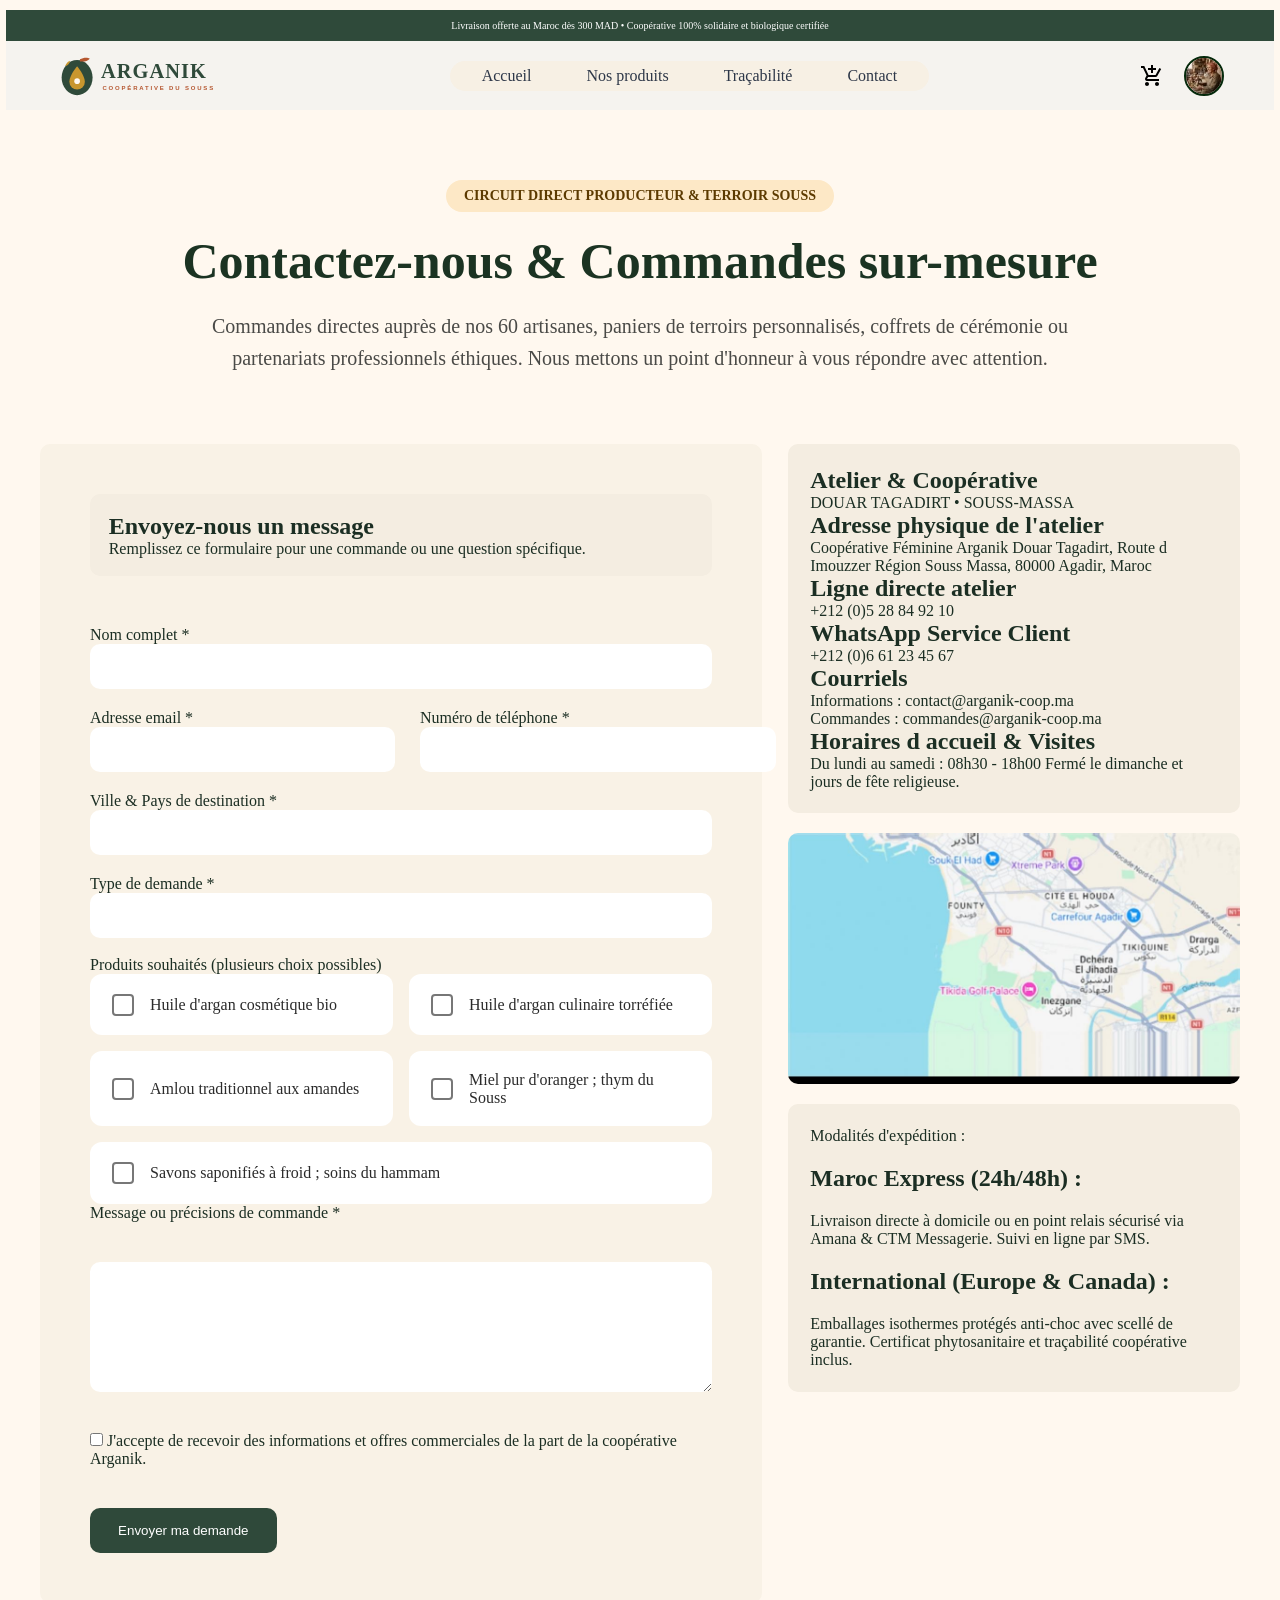
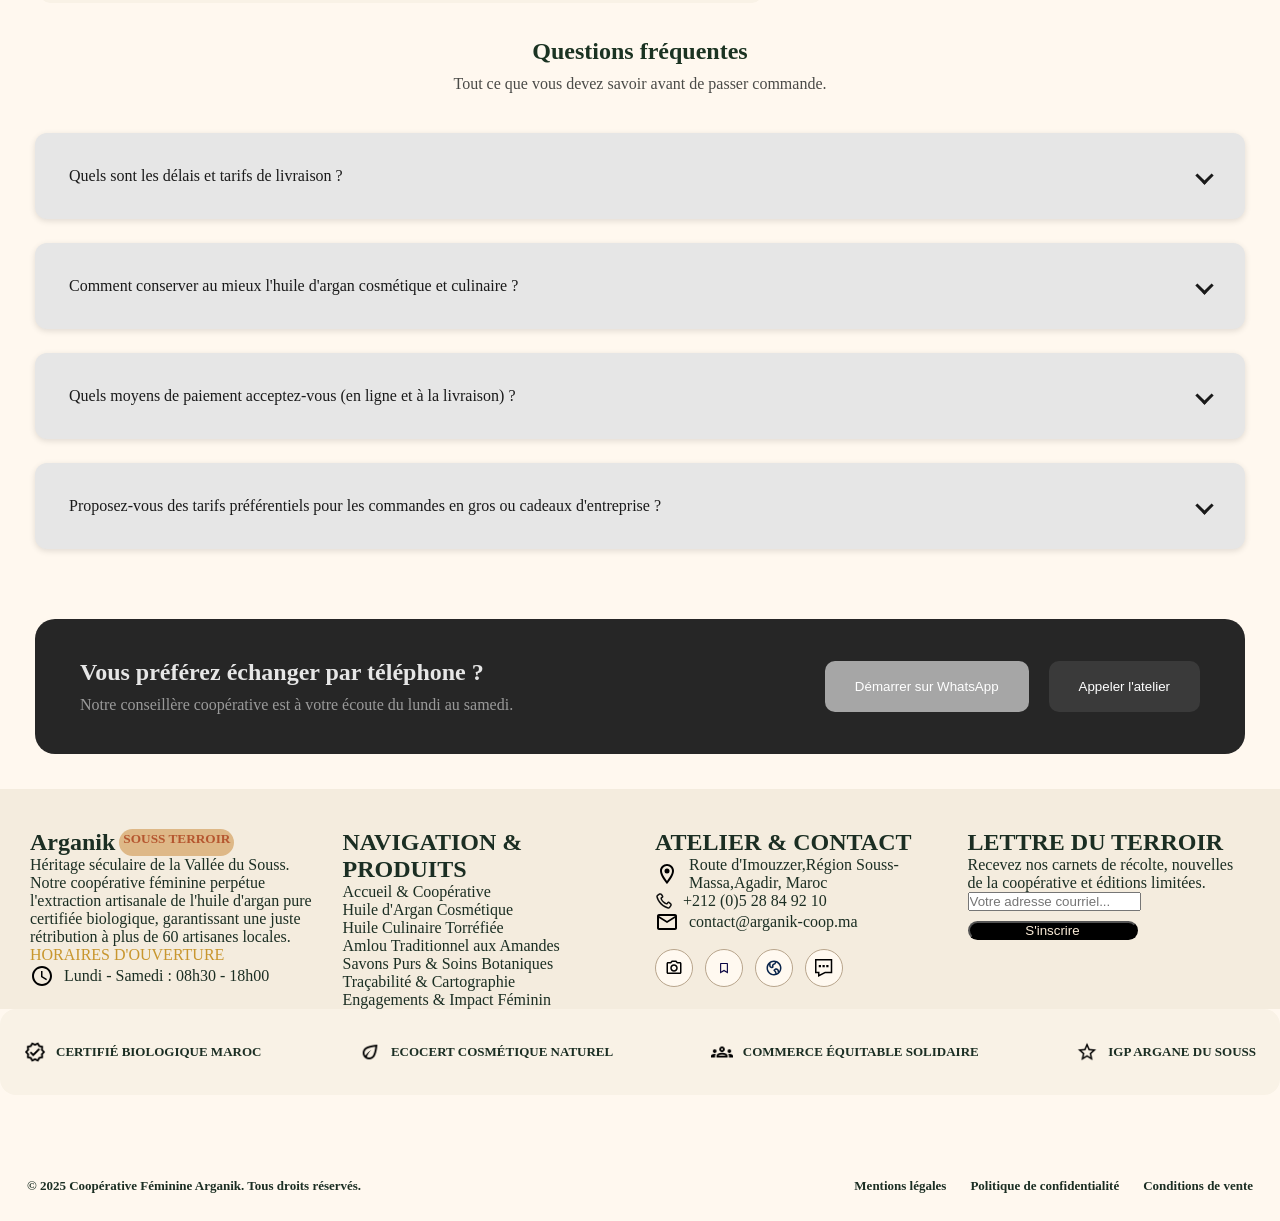
<file: contact-commande.html>
<!DOCTYPE html>
<html lang="en">

<head>
    <meta charset="UTF-8" />
    <meta name="viewport" content="width=device-width, initial-scale=1" />
    <title>Arganik</title>
    <link rel="stylesheet" href="style.css" />
    <link rel="stylesheet" href="style-contacts.css" />

</head>

<body>
    <!-- Header  -->
    <header>
      <div class="headline">
        <p>
          Livraison offerte au Maroc dès 300 MAD • Coopérative 100% solidaire et
          biologique certifiée
        </p>
      </div>
      
<div class="navbar">
  <img id="logo" src="image/arganik-logo.svg" alt="Logo Arganik" />

  <input type="checkbox" id="menu-toggle">

  <label for="menu-toggle" class="burger">
    ☰
  </label>

  <nav aria-label="Navigation principale">
       <ul class="menu">
                    <li><a href="index.html" class="lien-actif">Accueil</a></li>
                    <li><a href="ourProducts.html">Nos produits</a></li>
                    <li><a href="Traçabilité.html">Traçabilité</a></li>
                    <li><a href="contact-commande.html">Contact</a></li>
    </ul>
  </nav>

  <div class="user">
    <img id="panier" src="icons/ajout-panier.svg" alt="Panier">
    <img id="profile" src="image/avatar-utilisateur.jpg" alt="Profil">
  </div>
</div>

      </div>
    </header>
    <main>


        <section class="hero">
            <div class="hero">
                <p class="herotext">CIRCUIT DIRECT PRODUCTEUR & TERROIR SOUSS</p>

                <h1>Contactez-nous & Commandes sur-mesure</h1>

                <p class="text">
                    Commandes directes auprès de nos 60 artisanes, paniers de terroirs personnalisés,
                    coffrets de cérémonie ou partenariats professionnels éthiques. Nous mettons un point
                    d'honneur à vous répondre avec attention.
                </p>
            </div>
        </section>






        <section class="contact-infos-form">


            <div class="contact-form-father">


                <div class="contact-form-header">

                    <h2>Envoyez-nous un message</h2>
                    <p>Remplissez ce formulaire pour une commande ou une question spécifique.</p>

                </div>


                <form>
                    <div class="contact-form">



                        <div class="contact-0">
                            <label for="nom">Nom complet *</label>
                            <input type="text" id="nom" name="nom" required>
                        </div>

                        <div class="contact-1">

                            <div>
                                <label for="Adresse email ">Adresse email *</label>
                                <input type="text" id="Adresse email *" name="Adresse email *" required>
                            </div>


                            <div>

                                <label for="Numéro de téléphone *">Numéro de téléphone *</label>
                                <input type="tel" id="Numéro de téléphone *" name="Numéro de téléphone *" required>
                            </div>

                        </div>



                        <div class="contact-2">

                            <DIV>
                                <label for="Ville & Pays de destination *">Ville & Pays de destination *</label><br>
                                <input type="tel" id="Ville & Pays de destination *"
                                    name="Ville & Pays de destination *" required>

                            </DIV>

                            <DIV>
                                <label for="Type de demande *">Type de demande *</label><br>
                                <input type="tel" id="Type de demande *" name="Type de demande *" required>
                            </DIV>

                        </div>





                    </div>
                </form>


                <div class="checkbox-products">

                    <legend>Produits souhaités <span>(plusieurs choix possibles)</span></legend>

                    <div class="grid">
                        <label class="card">
                            <input type="checkbox" name="produits" value="argan-cosmetique">
                            <span>Huile d'argan cosmétique bio</span>
                        </label>

                        <label class="card">
                            <input type="checkbox" name="produits" value="argan-culinaire">
                            <span>Huile d'argan culinaire torréfiée</span>
                        </label>

                        <label class="card">
                            <input type="checkbox" name="produits" value="amlou">
                            <span>Amlou traditionnel aux amandes</span>
                        </label>

                        <label class="card">
                            <input type="checkbox" name="produits" value="miel">
                            <span>Miel pur d'oranger ; thym du Souss</span>
                        </label>

                        <label class="card full">
                            <input type="checkbox" name="produits" value="savons">
                            <span>Savons saponifiés à froid ; soins du hammam</span>
                        </label>
                    </div>


                </div>


                <div class="contact-3">

                    <label for="Message *">Message ou précisions de commande *</label>
                    <textarea id="Message *" name="Message *" required></textarea>


                    <div class="contact-3-chekbox">
                        <input type="checkbox" id="checkbox" name="checkbox">
                        <label for="checkbox">J'accepte de recevoir des informations et offres commerciales de la part
                            de la coopérative Arganik.</label>

                    </div>


                    <div class="contact-4">
                        <button type="submit">Envoyer ma demande</button>
                    </div>
                </div>




            </div>


            <div class="text-info-father">


                <div class="text-info">

                    <div>

                        <h2>Atelier & Coopérative</h2>

                        <p> DOUAR TAGADIRT • SOUSS-MASSA </p>

                    </div>

                    <div>
                        <h2> Adresse physique de l'atelier </h2>

                        <p>
                            Coopérative Féminine Arganik

                            Douar Tagadirt, Route d Imouzzer

                            Région Souss Massa, 80000 Agadir, Maroc

                        </p>
                    </div>
                    <div>
                        <h2>
                            Ligne directe atelier
                        </h2>
                        <p>
                            +212 (0)5 28 84 92 10
                        </p>
                    </div>
                    <div>
                        <h2>WhatsApp Service Client</h2>

                        <p>+212 (0)6 61 23 45 67</p>

                    </div>
                    <div>
                        <h2>Courriels</h2>
                        <p> Informations : contact@arganik-coop.ma</p>

                        <p> Commandes : commandes@arganik-coop.ma</p>
                    </div>


                    <div>
                        <h2>Horaires d accueil & Visites</h2>
                        <p> Du lundi au samedi : 08h30 - 18h00
                            Fermé le dimanche et jours de fête religieuse.</p>

                    </div>



                </div>

                <div class="image-map">

                    <img src="image-icon-contact/carte-atelier-agadir.jpg" alt="carte-atelier-agadir-sur-map">

                </div>





                <div CLASS="text-info-2">

                    </h2> Modalités d'expédition :</h2>

                    <h2>Maroc Express (24h/48h) :</h2>
                    <p>Livraison directe à domicile ou en

                        point relais sécurisé via Amana & CTM Messagerie. Suivi en

                        ligne par SMS.</p>


                    <h2>International (Europe & Canada) : </h2>
                    <p> Emballages isothermes

                        protégés anti-choc avec scellé de garantie. Certificat

                        phytosanitaire et traçabilité coopérative inclus.</p>
                </div>


            </div>





        </section>

        <section>
            <section class="faq">

                <div class="faq-header">
                    <h2>Questions fréquentes</h2>
                    <p>Tout ce que vous devez savoir avant de passer commande.</p>
                </div>

                <div class="faq-list">

                    <details class="faq-item">
                        <summary>Quels sont les délais et tarifs de livraison ?</summary>
                        
                    </details>

                    <details class="faq-item">
                        <summary>Comment conserver au mieux l'huile d'argan cosmétique et culinaire ?</summary>
                        
                    </details>

                    <details class="faq-item">
                        <summary>Quels moyens de paiement acceptez-vous (en ligne et à la livraison) ?</summary>
                       
                    </details>

                    <details class="faq-item">
                        <summary>Proposez-vous des tarifs préférentiels pour les commandes en gros ou cadeaux
                            d'entreprise ?</summary>
                        
                    </details>

                </div>


            </section>


            <section class="call-banner">

                <div class="call-banner-text">
                    <h2>Vous préférez échanger par téléphone ?</h2>
                    <p>Notre conseillère coopérative est à votre écoute du lundi au samedi.</p>
                </div>

                <div class="call-banner-buttons">
                    <button type="button" class="call-whatsapp">Démarrer sur WhatsApp</button>
                    <button type="button" class="call-phone">Appeler l'atelier</button>
                </div>

            </section>





    </main>
    <footer class="footer">
        <div class="footer-conteneur">
            <div class="pied-haut">
                <div>
                    <div class="footer-h2">
                        <h2>Arganik</h2>
                        <h5 class="footer-pretitle">SOUSS TERROIR</h5>
                    </div>
                    <p>
                        Héritage séculaire de la Vallée du Souss. Notre coopérative
                        féminine perpétue l'extraction artisanale de l'huile d'argan pure
                        certifiée biologique, garantissant une juste rétribution à plus de
                        60 artisanes locales.
                    </p>
                    <p class="color">HORAIRES D'OUVERTURE</p>
                    <div class="footer-icons">
                        <img src="icons/horloge.svg" alt="" />
                        <p>Lundi - Samedi : 08h30 - 18h00</p>
                    </div>
                </div>
                <div>
                    <h2>NAVIGATION & PRODUITS</h2>
                    <p>Accueil & Coopérative</p>
                    <p>Huile d'Argan Cosmétique</p>
                    <p>Huile Culinaire Torréfiée</p>
                    <p>Amlou Traditionnel aux Amandes</p>
                    <p>Savons Purs & Soins Botaniques</p>
                    <p>Traçabilité & Cartographie</p>
                    <p>Engagements & Impact Féminin</p>
                </div>
                <div>
                    <h2>ATELIER & CONTACT</h2>
                    <div class="footer-icons">
                        <img src="icons/localisation.svg" />
                        <p>Route d'Imouzzer,Région Souss-Massa,Agadir, Maroc</p>
                    </div>
                    <div class="footer-icons">
                        <img src="icons/call-receive-svgrepo-com.svg" class="call-icon" />
                        <p>+212 (0)5 28 84 92 10</p>
                    </div>
                    <div class="footer-icons">
                        <img src="icons/email.svg" />
                        <p>contact@arganik-coop.ma</p>
                    </div>
                    <div class="footer-icons">
                        <div class="icons">
                            <img src="icons/appareil-photo.svg" class="icon" />
                        </div>
                        <div class="icons">
                            <img src="icons/save-svgrepo-com.svg" class="icon" />
                        </div>
                        <div class="icons">
                            <img src="icons/world-2-svgrepo-com.svg" class="icon" />
                        </div>
                        <div class="icons">
                            <img src="icons/contact-us-svgrepo-com.svg" class="icon" />
                        </div>
                    </div>
                </div>
                <div>
                    <h2>LETTRE DU TERROIR</h2>
                    <p>
                        Recevez nos carnets de récolte, nouvelles de la coopérative et
                        éditions limitées.
                    </p>
                    <input type="text" placeholder="Votre adresse courriel..." />
                    <button type="submit" class="footer-button">S'inscrire</button>
                </div>
            </div>

            <div class="lower-bottom">
                <div>
                    <img src="img/certifie.png" alt="" />
                    <p>CERTIFIÉ BIOLOGIQUE MAROC</p>
                </div>

                <div>
                    <img src="img/feuille-eco.png" alt="" />
                    <p>ECOCERT COSMÉTIQUE NATUREL</p>
                </div>

                <div>
                    <img src="img/groupe.png" alt="" />
                    <p>COMMERCE ÉQUITABLE SOLIDAIRE</p>
                </div>

                <div>
                    <img src="img/etoile-vide.png" alt="" />
                    <p>IGP ARGANE DU SOUSS</p>
                </div>
            </div>

            <div class="lower-bottom2">
                <p>© 2025 Coopérative Féminine Arganik. Tous droits réservés.</p>
                <div class="lower-bottom3">
                    <p>Mentions légales</p>
                    <p>Politique de confidentialité</p>
                    <p>Conditions de vente</p>
                </div>
            </div>
        </div>
    </footer>
</body>

</html>
</file>
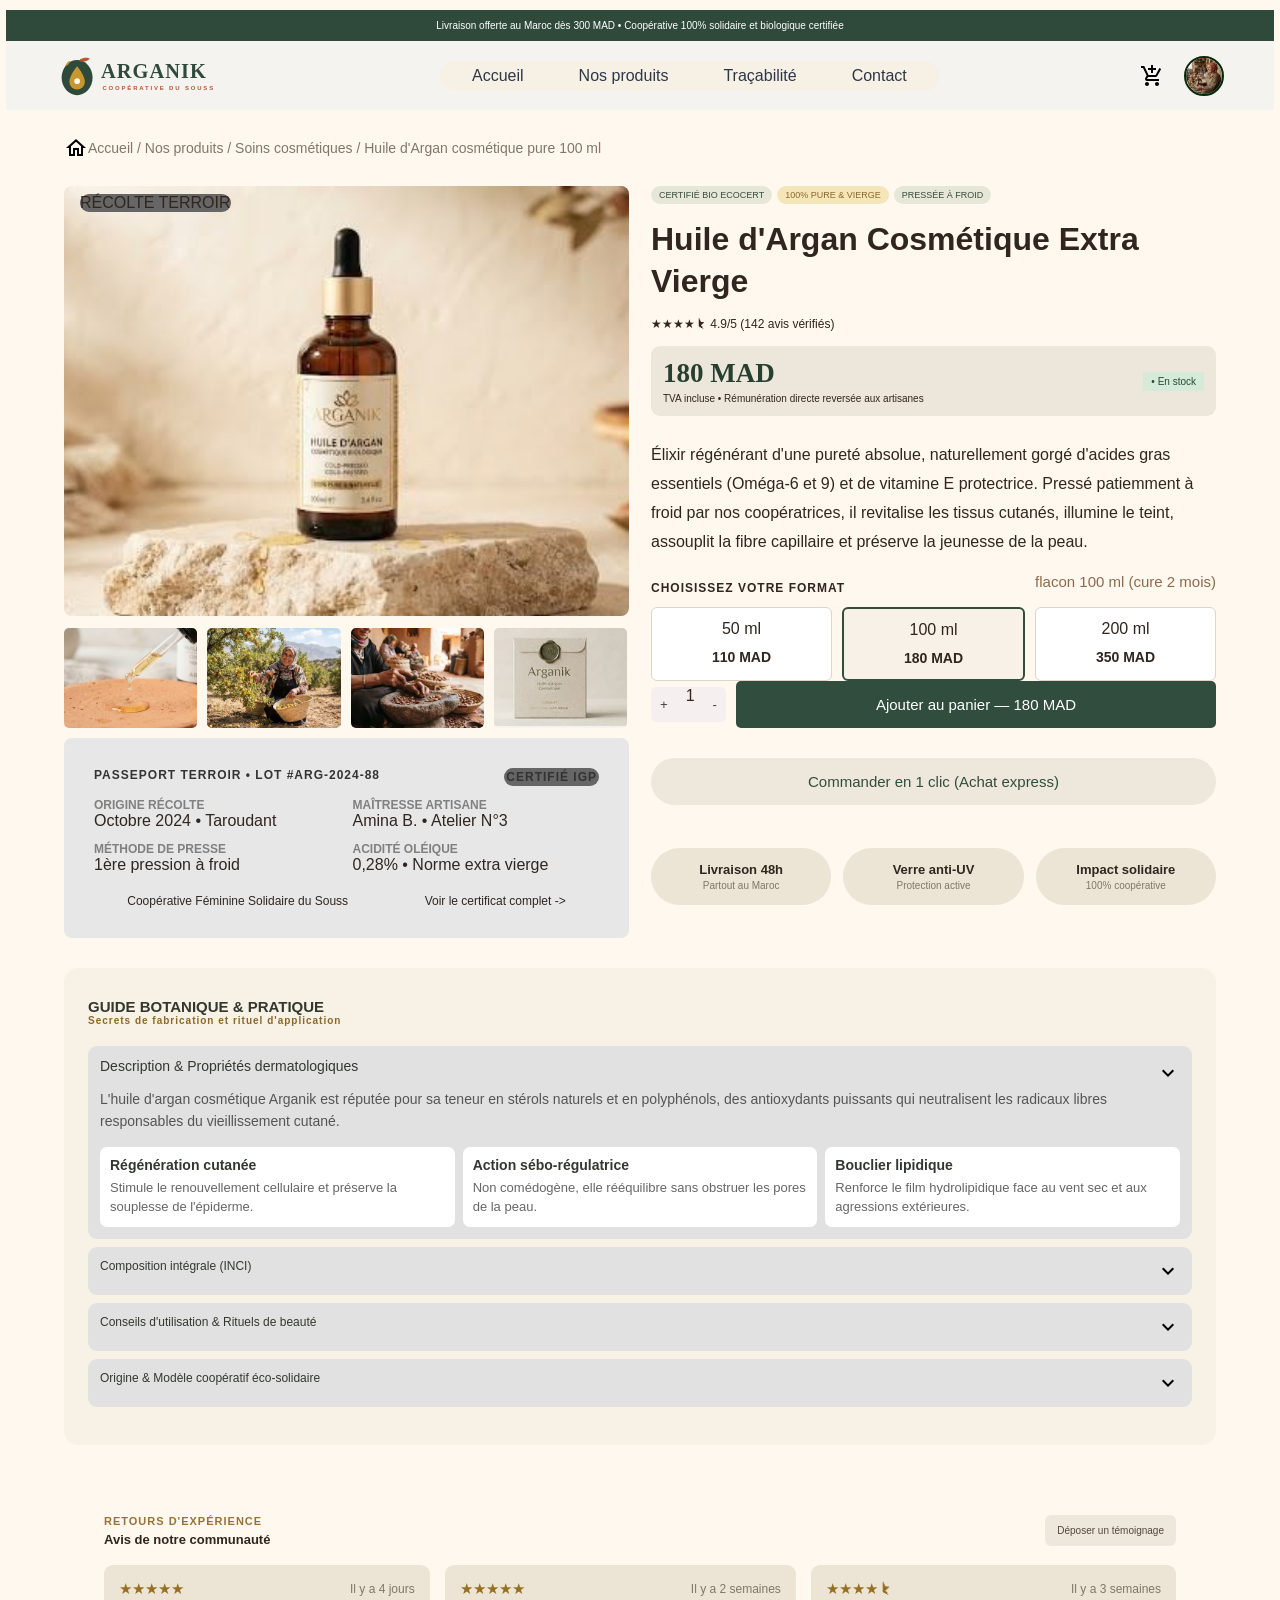
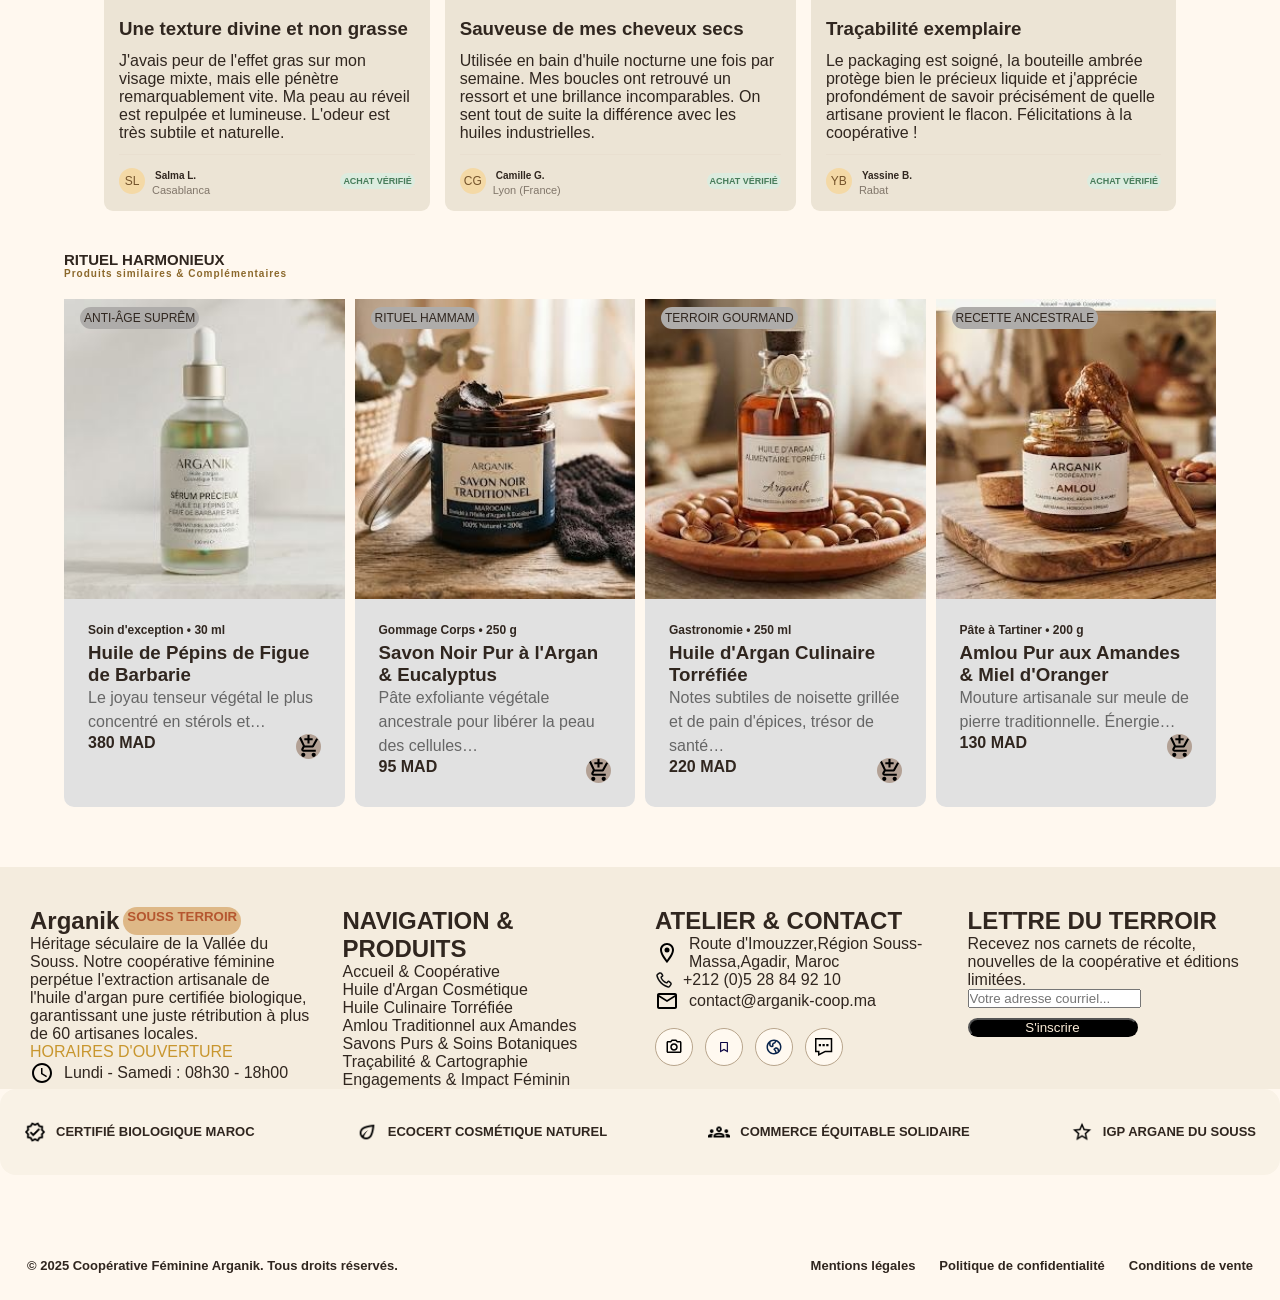
<file: fich-product.html>
<!DOCTYPE html>
<html lang="fr">
  <head>
    <meta charset="UTF-8" />
    <title>Huile d'Argan - Arganik</title>
    <link rel="stylesheet" href="style.css" />
    <link rel="stylesheet" href="fich-product.css" />
  </head>
  <body>
    <!-- Header  -->
    <header>
      <div class="headline">
        <p>
          Livraison offerte au Maroc dès 300 MAD • Coopérative 100% solidaire et
          biologique certifiée
        </p>
      </div>

      <div class="navbar">
        <img id="logo" src="image/arganik-logo.svg" alt="Logo Arganik" />

        <input type="checkbox" id="menu-toggle" />

        <label for="menu-toggle" class="burger"> ☰ </label>

        <nav aria-label="Navigation principale">
          <ul class="menu">
            <li><a href="index.html" class="lien-actif">Accueil</a></li>
            <li><a href="ourProducts.html">Nos produits</a></li>
            <li><a href="Traçabilité.html">Traçabilité</a></li>
            <li><a href="contact-commande.html">Contact</a></li>
          </ul>
        </nav>

        <div class="user">
          <img id="panier" src="icons/ajout-panier.svg" alt="Panier" />
          <img id="profile" src="image/avatar-utilisateur.jpg" alt="Profil" />
        </div>
      </div>
    </header>

    <!-- Contenu de ma page -->

    <main>
      <div class="icon-acc">
        <img src="icon/accueil.svg" />
        <p class="fil">
          Accueil / Nos produits / Soins cosmétiques / Huile d'Argan cosmétique
          pure 100 ml
        </p>
      </div>

      <div class="containir">
        <!-- Galerie des images -->
        <div class="image">
          <div class="image-principale">
            <img
              src="image/fiche-produit/galerie-01-flacon.jpg"
              alt="Huile d'Argan Cosmétique"
            />
            <p class="RÉCOLTE-TERROIR">RÉCOLTE TERROIR</p>
          </div>

          <div class="galerie">
            <img
              src="image/fiche-produit/galerie-02-texture-pipette.jpg"
              alt="Texture de l'huile"
            />

            <img
              src="image/fiche-produit/galerie-03-cueillette.jpg"
              alt="Récolte d'argan"
            />

            <img
              src="image/fiche-produit/galerie-04-concassage.jpg"
              alt="Concassage traditionnel"
            />

            <img
              src="image/fiche-produit/galerie-05-etui-packaging.jpg"
              alt="Emballage du produit"
            />
          </div>

          <!-- Partie sous le produit -->
          <section class="passeport">
            <div class="surtitre">
              <p>PASSEPORT TERROIR • LOT #ARG-2024-88</p>
              <p class="CERTIFIÉ-IGP">CERTIFIÉ IGP</p>
            </div>

            <div class="infos-terroir">
              <div>
                <h3>ORIGINE RÉCOLTE</h3>
                <p>Octobre 2024 • Taroudant</p>
              </div>

              <div>
                <h3>MAÎTRESSE ARTISANE</h3>
                <p>Amina B. • Atelier N°3</p>
              </div>

              <div>
                <h3>MÉTHODE DE PRESSE</h3>
                <p>1ère pression à froid</p>
              </div>

              <div>
                <h3>ACIDITÉ OLÉIQUE</h3>
                <p>0,28% • Norme extra vierge</p>
              </div>
            </div>
            <div>
              <p>Coopérative Féminine Solidaire du Souss</p>
              <p>Voir le certificat complet -></p>
            </div>
          </section>
        </div>

        <!-- Informations du produit -->
        <div class="info">
          <div class="par">
            <p class="par1">CERTIFIÉ BIO ECOCERT</p>
            <p class="par2">100% PURE & VIERGE</p>
            <p class="par1">PRESSÉE À FROID</p>
          </div>

          <h1>Huile d'Argan Cosmétique Extra Vierge</h1>

          <p class="note">★★★★⯩ 4.9/5 (142 avis vérifiés)</p>
          <div class="cnt-prix">
            <div>
              <h2 class="prix">180 MAD</h2>
              <p class="taxe">
                TVA incluse • Rémunération directe reversée aux artisanes
              </p>
            </div>
            <div class="stock">
              <p>• En stock</p>
            </div>
          </div>

          <p class="description">
            Élixir régénérant d'une pureté absolue, naturellement gorgé d'acides
            gras essentiels (Oméga-6 et 9) et de vitamine E protectrice. Pressé
            patiemment à froid par nos coopératrices, il revitalise les tissus
            cutanés, illumine le teint, assouplit la fibre capillaire et
            préserve la jeunesse de la peau.
          </p>
          <div class="format_tit">
            <p class="titre-format">CHOISISSEZ VOTRE FORMAT</p>
            <p>flacon 100 ml (cure 2 mois)</p>
          </div>

          <div class="formats">
            <div class="format">
              <p>50 ml</p>
              <strong>110 MAD</strong>
            </div>
            <div class="format format-actif">
              <p>100 ml</p>
              <strong>180 MAD</strong>
            </div>

            <div class="format">
              <p>200 ml</p>
              <strong>350 MAD</strong>
            </div>
          </div>
          <div class="quantite-panier">
            <div class="qte">
              <button id="btnPlus">+</button>
              <span id="quantite">1</span>
              <button id="btnMoin">-</button>
            </div>
            <button class="btn-panier">Ajouter au panier — 180 MAD</button>
          </div>
          <div class="Achat">
            <button>Commander en 1 clic (Achat express)</button>
          </div>
          <div class="engagements">
            <div class="engagements-chid">
              <strong>Livraison 48h</strong>
              <p>Partout au Maroc</p>
            </div>

            <div class="engagements-chid">
              <strong>Verre anti-UV</strong>
              <p>Protection active</p>
            </div>

            <div class="engagements-chid">
              <strong>Impact solidaire</strong>
              <p>100% coopérative</p>
            </div>
          </div>
        </div>
      </div>

      <!-- Description et propriétés -->
      <section class="proprietes">
        <div class="tit">
          <h2>GUIDE BOTANIQUE & PRATIQUE</h2>
          <p>Secrets de fabrication et rituel d'application</p>
        </div>

        <div class="description-propritie">
          <div class="des">
            <h3>Description & Propriétés dermatologiques</h3>
            <img src="icon/chevron-bas.svg" alt="" />
          </div>
          <p class="intro">
            L'huile d'argan cosmétique Arganik est réputée pour sa teneur en
            stérols naturels et en polyphénols, des antioxydants puissants qui
            neutralisent les radicaux libres responsables du vieillissement
            cutané.
          </p>

          <div class="cartes-proprietes">
            <article>
              <h4>Régénération cutanée</h4>
              <p>
                Stimule le renouvellement cellulaire et préserve la souplesse de
                l'épiderme.
              </p>
            </article>

            <article>
              <h4>Action sébo-régulatrice</h4>
              <p>
                Non comédogène, elle rééquilibre sans obstruer les pores de la
                peau.
              </p>
            </article>

            <article>
              <h4>Bouclier lipidique</h4>
              <p>
                Renforce le film hydrolipidique face au vent sec et aux
                agressions extérieures.
              </p>
            </article>
          </div>
        </div>

        <div class="description-com">
          <p>Composition intégrale (INCI)</p>
          <img src="icon/chevron-bas.svg" alt="" />
        </div>

        <div class="description-com">
          <p>Conseils d'utilisation & Rituels de beauté</p>
          <img src="icon/chevron-bas.svg" alt="" />
        </div>

        <div class="description-com">
          <p>Origine & Modèle coopératif éco-solidaire</p>
          <img src="icon/chevron-bas.svg" alt="" />
        </div>
      </section>

      <!-- Avis -->
      <section class="avis">
        <div class="tit-ps">
          <div>
            <h2>RETOURS D'EXPÉRIENCE</h2>
            <p>Avis de notre communauté</p>
          </div>

          <button class="depose">Déposer un témoignage</button>
        </div>

        <div class="co-avis">
          <article class="carte-avis">
            <div class="avis-note">
              <span class="etoiles">★★★★★</span>
              <span class="date-avis">Il y a 4 jours</span>
            </div>

            <h3>Une texture divine et non grasse</h3>

            <p class="texte-avis">
              J'avais peur de l'effet gras sur mon visage mixte, mais elle
              pénètre remarquablement vite. Ma peau au réveil est repulpée et
              lumineuse. L'odeur est très subtile et naturelle.
            </p>

            <div class="profil">
              <div class="avatar">SL</div>
              <div class="profil-info">
                <h4>Salma L.</h4>
                <p>Casablanca</p>
              </div>
              <span class="achat">ACHAT VÉRIFIÉ</span>
            </div>
          </article>

          <article class="carte-avis">
            <div class="avis-note">
              <span class="etoiles">★★★★★</span>
              <span class="date-avis">Il y a 2 semaines</span>
            </div>

            <h3>Sauveuse de mes cheveux secs</h3>

            <p class="texte-avis">
              Utilisée en bain d'huile nocturne une fois par semaine. Mes
              boucles ont retrouvé un ressort et une brillance incomparables. On
              sent tout de suite la différence avec les huiles industrielles.
            </p>

            <div class="profil">
              <div class="avatar">CG</div>
              <div class="profil-info">
                <h4>Camille G.</h4>
                <p>Lyon (France)</p>
              </div>
              <span class="achat"> ACHAT VÉRIFIÉ</span>
            </div>
          </article>

          <article class="carte-avis">
            <div class="avis-note">
              <span class="etoiles">★★★★⯩</span>
              <span class="date-avis">Il y a 3 semaines</span>
            </div>

            <h3>Traçabilité exemplaire</h3>

            <p class="texte-avis">
              Le packaging est soigné, la bouteille ambrée protège bien le
              précieux liquide et j'apprécie profondément de savoir précisément
              de quelle artisane provient le flacon. Félicitations à la
              coopérative !
            </p>

            <div class="profil">
              <div class="avatar">YB</div>
              <div class="profil-info">
                <h4>Yassine B.</h4>
                <p>Rabat</p>
              </div>
              <span class="achat"> ACHAT VÉRIFIÉ</span>
            </div>
          </article>
        </div>
      </section>

      <!-- Produits similaires -->
      <section class="prd-similaires">
        <div class="tit">
          <h2>RITUEL HARMONIEUX</h2>
          <p>Produits similaires & Complémentaires</p>
        </div>
        <div class="pr-similaires">
          <article class="prs">
            <img
              src="image/fiche-produit/huile-pepins-figue-barbarie.jpg"
              alt="image"
            />
            <p class="position">ANTI-ÂGE SUPRÊM</p>
            <div class="carte">
              <h5>Soin d'exception • 30 ml</h5>
              <h3>Huile de Pépins de Figue de Barbarie</h3>
              <p>Le joyau tenseur végétal le plus concentré en stérols et…</p>
              <div class="mnt">
                <strong>380 MAD</strong>
                <img id="ajout-panier" src="icon/ajout-panier.svg" />
              </div>
            </div>
          </article>
          <article class="prs">
            <img
              src="image/fiche-produit/savon-noir-argan-02.jpg"
              alt="image"
            />
            <p class="position">RITUEL HAMMAM</p>
            <div class="carte">
              <h5>Gommage Corps • 250 g</h5>
              <h3>Savon Noir Pur à l'Argan & Eucalyptus</h3>
              <p>
                Pâte exfoliante végétale ancestrale pour libérer la peau des
                cellules…
              </p>
              <div class="mnt">
                <strong>95 MAD</strong>
                <img id="ajout-panier" src="icon/ajout-panier.svg" />
              </div>
            </div>
          </article>
          <article class="prs">
            <img
              src="image/fiche-produit/huile-argan-culinaire-03.jpg"
              alt="image"
            />
            <p class="position">TERROIR GOURMAND</p>
            <div class="carte">
              <h5>Gastronomie • 250 ml</h5>
              <h3>Huile d'Argan Culinaire Torréfiée</h3>
              <p>
                Notes subtiles de noisette grillée et de pain d'épices, trésor
                de santé…
              </p>
              <div class="mnt">
                <strong>220 MAD</strong>
                <img id="ajout-panier" src="icon/ajout-panier.svg" />
              </div>
            </div>
          </article>
          <article class="prs">
            <img
              src="image/fiche-produit/amlou-amandes-miel-02.jpg"
              alt="image"
            />
            <p class="position">RECETTE ANCESTRALE</p>
            <div class="carte">
              <h5>Pâte à Tartiner • 200 g</h5>
              <h3>Amlou Pur aux Amandes & Miel d'Oranger</h3>
              <p>
                Mouture artisanale sur meule de pierre traditionnelle. Énergie…
              </p>
              <div class="mnt">
                <strong>130 MAD</strong>
                <img id="ajout-panier" src="icon/ajout-panier.svg" />
              </div>
            </div>
          </article>
        </div>
      </section>
    </main>

    <!-- Footer -->
    <footer class="footer">
      <div class="footer-conteneur">
        <div class="pied-haut">
          <div>
            <div class="footer-h2">
              <h2>Arganik</h2>
              <h5 class="footer-pretitle">SOUSS TERROIR</h5>
            </div>
            <p>
              Héritage séculaire de la Vallée du Souss. Notre coopérative
              féminine perpétue l'extraction artisanale de l'huile d'argan pure
              certifiée biologique, garantissant une juste rétribution à plus de
              60 artisanes locales.
            </p>
            <p class="color">HORAIRES D'OUVERTURE</p>
            <div class="footer-icons">
              <img src="icons/horloge.svg" alt="" />
              <p>Lundi - Samedi : 08h30 - 18h00</p>
            </div>
          </div>
          <div>
            <h2>NAVIGATION & PRODUITS</h2>
            <p>Accueil & Coopérative</p>
            <p>Huile d'Argan Cosmétique</p>
            <p>Huile Culinaire Torréfiée</p>
            <p>Amlou Traditionnel aux Amandes</p>
            <p>Savons Purs & Soins Botaniques</p>
            <p>Traçabilité & Cartographie</p>
            <p>Engagements & Impact Féminin</p>
          </div>
          <div>
            <h2>ATELIER & CONTACT</h2>
            <div class="footer-icons">
              <img src="icons/localisation.svg" />
              <p>Route d'Imouzzer,Région Souss-Massa,Agadir, Maroc</p>
            </div>
            <div class="footer-icons">
              <img src="icons/call-receive-svgrepo-com.svg" class="call-icon" />
              <p>+212 (0)5 28 84 92 10</p>
            </div>
            <div class="footer-icons">
              <img src="icons/email.svg" />
              <p>contact@arganik-coop.ma</p>
            </div>
            <div class="footer-icons">
              <div class="icons">
                <img src="icons/appareil-photo.svg" class="icon" />
              </div>
              <div class="icons">
                <img src="icons/save-svgrepo-com.svg" class="icon" />
              </div>
              <div class="icons">
                <img src="icons/world-2-svgrepo-com.svg" class="icon" />
              </div>
              <div class="icons">
                <img src="icons/contact-us-svgrepo-com.svg" class="icon" />
              </div>
            </div>
          </div>
          <div>
            <h2>LETTRE DU TERROIR</h2>
            <p>
              Recevez nos carnets de récolte, nouvelles de la coopérative et
              éditions limitées.
            </p>
            <input type="text" placeholder="Votre adresse courriel..." />
            <button type="submit" class="footer-button">S'inscrire</button>
          </div>
        </div>
        <div class="lower-bottom">
          <div>
            <img src="img/certifie.png" alt="" />
            <p>CERTIFIÉ BIOLOGIQUE MAROC</p>
          </div>

          <div>
            <img src="img/feuille-eco.png" alt="" />
            <p>ECOCERT COSMÉTIQUE NATUREL</p>
          </div>

          <div>
            <img src="img/groupe.png" alt="" />
            <p>COMMERCE ÉQUITABLE SOLIDAIRE</p>
          </div>

          <div>
            <img src="img/etoile-vide.png" alt="" />
            <p>IGP ARGANE DU SOUSS</p>
          </div>
        </div>

        <div class="lower-bottom2">
          <p>© 2025 Coopérative Féminine Arganik. Tous droits réservés.</p>
          <div class="lower-bottom3">
            <p>Mentions légales</p>
            <p>Politique de confidentialité</p>
            <p>Conditions de vente</p>
          </div>
        </div>
      </div>
    </footer>
  </body>
  <script src="page.js"></script>
</html>
</file>
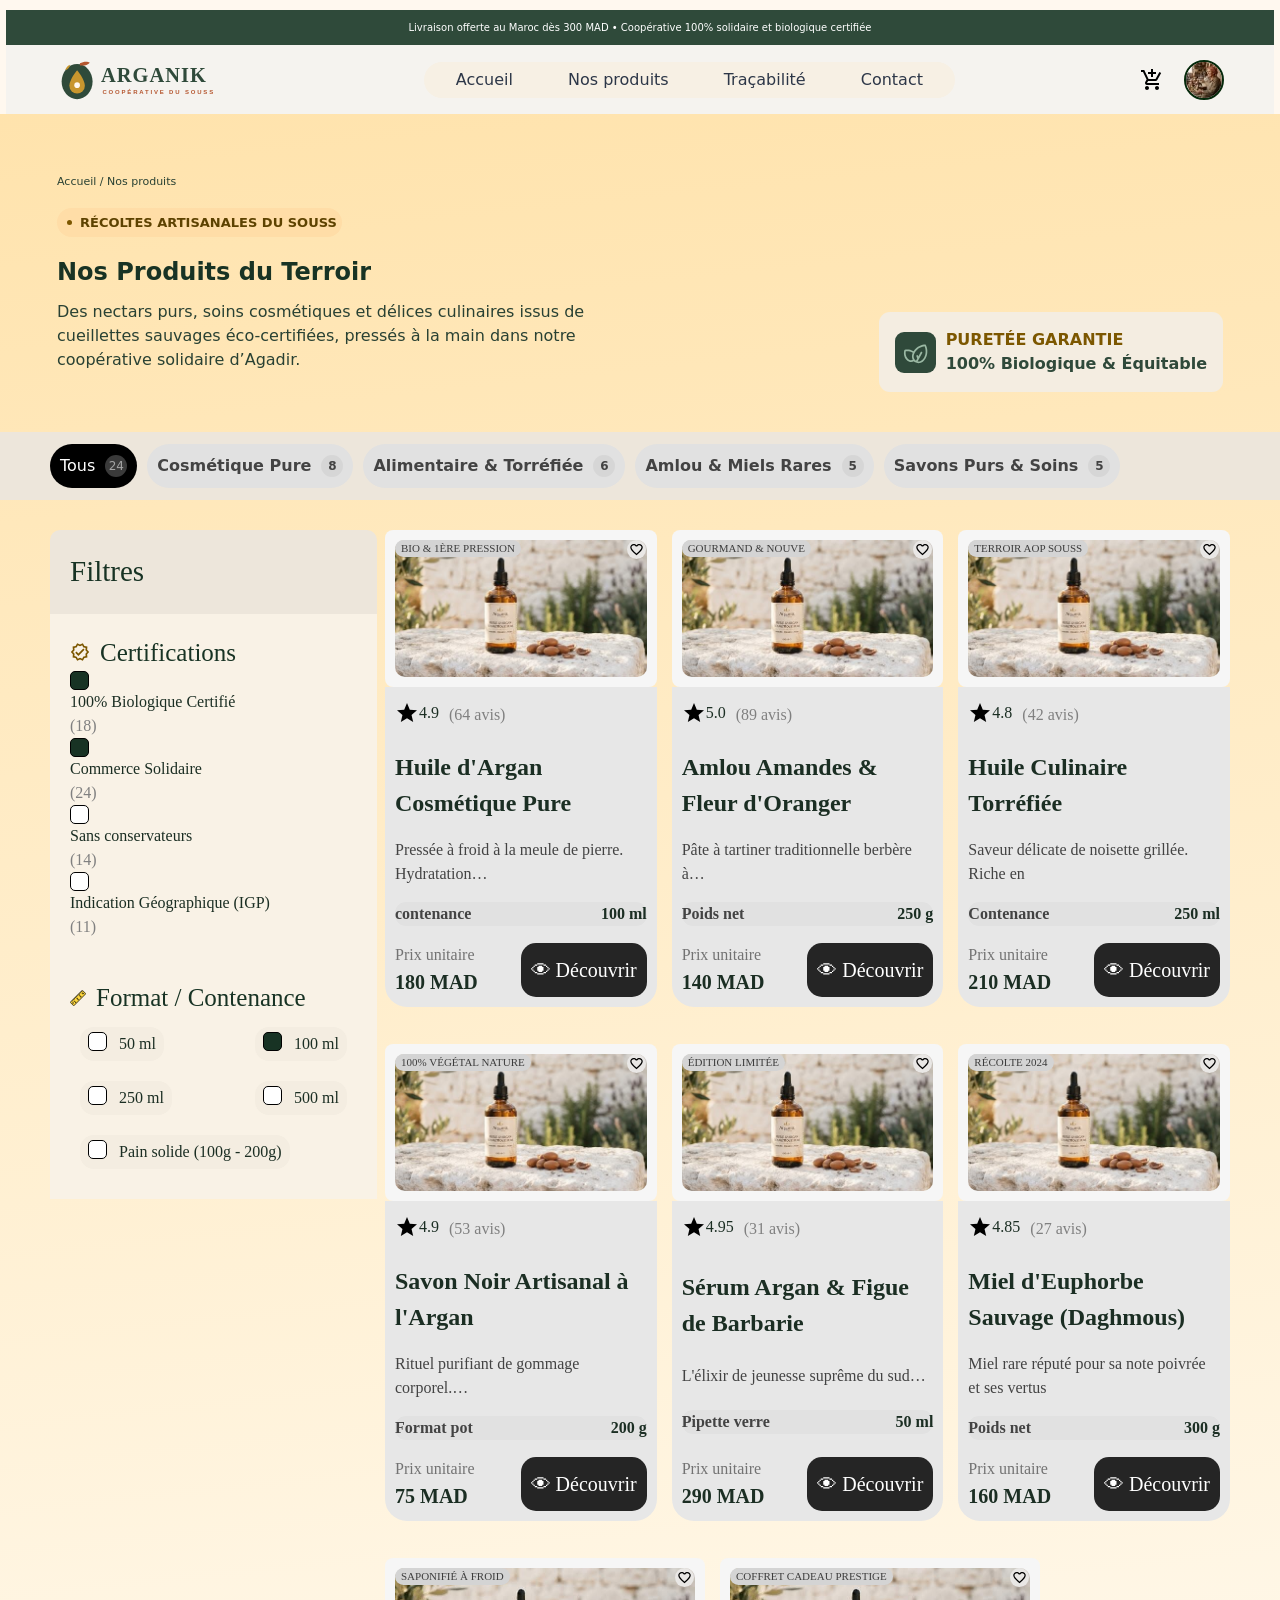
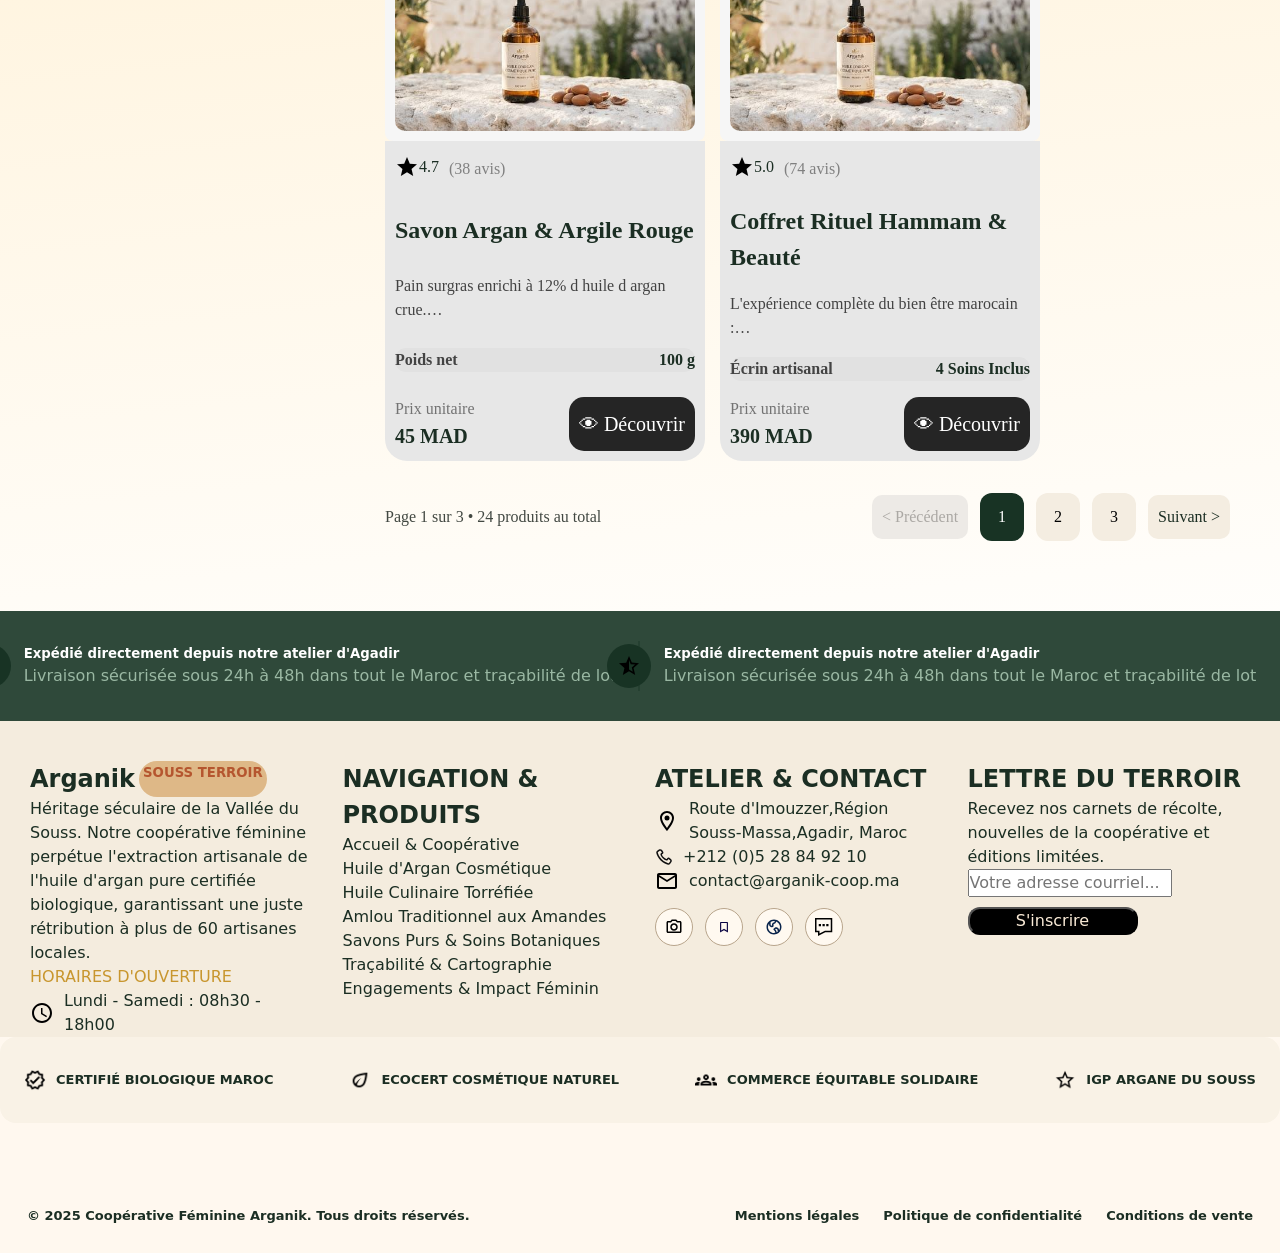
<file: ourProducts.html>
<!DOCTYPE html>
<html lang="en">
  <head>
    <meta charset="UTF-8" />
    <meta name="viewport" content="width=device-width, initial-scale=1.0" />
    <link rel="stylesheet" href="ourProducts.css" />
    <link rel="stylesheet" href="style.css" />
  </head>

  <body>
    <header>
      <div class="headline">
        <p>
          Livraison offerte au Maroc dès 300 MAD • Coopérative 100% solidaire et
          biologique certifiée
        </p>
      </div>

      <div class="navbar">
        <img id="logo" src="image/arganik-logo.svg" alt="Logo Arganik" />

        <input type="checkbox" id="menu-toggle" />

        <label for="menu-toggle" class="burger"> ☰ </label>

        <nav aria-label="Navigation principale">
          <ul class="menu">
            <li><a href="index.html" class="lien-actif">Accueil</a></li>
            <li><a href="ourProducts.html">Nos produits</a></li>
            <li><a href="Traçabilité.html">Traçabilité</a></li>
            <li><a href="contact-commande.html">Contact</a></li>
          </ul>
        </nav>

        <div class="user">
          <img id="panier" src="icons/ajout-panier.svg" alt="Panier" />
          <img id="profile" src="image/avatar-utilisateur.jpg" alt="Profil" />
        </div>
      </div>
    </header>
    <main>
      <section class="header">
        <div class="container">
          <div class="header-content">
            <div class="breadcrumb">
              <img />
              <p>Accueil / Nos produits</p>
              <p class="breadcrumb-text">RÉCOLTES ARTISANALES DU SOUSS</p>
              <div class="introduction">
                <h1 class="title">Nos Produits du Terroir</h1>
                <p class="introduction-title">
                  Des nectars purs, soins cosmétiques et délices culinaires
                  issus de cueillettes sauvages éco-certifiées, pressés à la
                  main dans notre coopérative solidaire d’Agadir.
                </p>
              </div>
            </div>
            <div class="organic-fair-trade">
              <div class="green-image">
                <img src="icons/green2-svgrepo-com.svg" />
              </div>
              <div class="purity">
                <p>PURETÉE GARANTIE</p>
                <p>100% Biologique & Équitable</p>
              </div>
            </div>
          </div>
        </div>
      </section>

      <section class="categories">
        <div class="category-active">
          <p>Tous</p>
          <div class="number-active">24</div>
        </div>

        <div class="category-item">
          <p>Cosmétique Pure</p>
          <div class="number">8</div>
        </div>

        <div class="category-item">
          <p>Alimentaire & Torréfiée</p>
          <div class="number">6</div>
        </div>

        <div class="category-item">
          <p>Amlou & Miels Rares</p>
          <div class="number">5</div>
        </div>

        <div class="category-item">
          <p>Savons Purs & Soins</p>
          <div class="number">5</div>
        </div>
      </section>

      <section class="main-content">
        <div class="filter-mobile">
          <div class="filtres">
            <p>Filtres :</p>
          </div>

          <div class="certifications">
            <div class="certificate-title">
              <img src="img/certifie.svg" />
              <p>Certifications</p>
            </div>
            <div class="certifications-display">
              <div class="certificate">
                <div class="isCheckboxActive"></div>
                <p>100% Biologique Certifié</p>
                <p>(18)</p>
              </div>
              <div class="certificate">
                <div class="isCheckboxActive"></div>
                <p>Commerce Solidaire</p>
                <p>(24)</p>
              </div>
              <div class="certificate">
                <div class="checkbox"></div>
                <p>Sans conservateurs</p>
                <p>(14)</p>
              </div>
              <div class="certificate">
                <div class="checkbox"></div>
                <p>Indication Géographique (IGP)</p>
                <p>(11)</p>
              </div>
            </div>
          </div>

          <div class="capacities">
            <div class="capacity-title">
              <img src="img/ruler.png" />
              <p>Format / Contenance</p>
            </div>
            <div class="capacities-list">
              <div class="capacities-display">
                <div class="capacity">
                  <div class="checkbox"></div>
                  <p>50 ml</p>
                </div>
                <div class="capacity">
                  <div class="isCheckboxActive"></div>
                  <p>100 ml</p>
                </div>
                <div class="capacity">
                  <div class="checkbox"></div>
                  <p>250 ml</p>
                </div>
                <div class="capacity">
                  <div class="checkbox"></div>
                  <p>500 ml</p>
                </div>

                <div class="capacity">
                  <div class="checkbox"></div>
                  <p>Pain solide (100g - 200g)</p>
                </div>
              </div>
            </div>
          </div>
        </div>

        <div class="filter">
          <div class="filtres">
            <p>Filtres</p>
          </div>

          <div class="certifications">
            <div class="certificate-title">
              <img src="img/certifie.svg" />
              <p>Certifications</p>
            </div>

            <div class="certificate">
              <div class="isCheckboxActive"></div>
              <p>100% Biologique Certifié</p>
              <p>(18)</p>
            </div>
            <div class="certificate">
              <div class="isCheckboxActive"></div>
              <p>Commerce Solidaire</p>
              <p>(24)</p>
            </div>
            <div class="certificate">
              <div class="checkbox"></div>
              <p>Sans conservateurs</p>
              <p>(14)</p>
            </div>
            <div class="certificate">
              <div class="checkbox"></div>
              <p>Indication Géographique (IGP)</p>
              <p>(11)</p>
            </div>
          </div>

          <div class="capacities">
            <div class="capacity-title">
              <img src="img/ruler.png" />
              <p>Format / Contenance</p>
            </div>
            <div class="capacities-list">
              <div class="capacity">
                <div class="checkbox"></div>
                <p>50 ml</p>
              </div>
              <div class="capacity">
                <div class="isCheckboxActive"></div>
                <p>100 ml</p>
              </div>
              <div class="capacity">
                <div class="checkbox"></div>
                <p>250 ml</p>
              </div>
              <div class="capacity">
                <div class="checkbox"></div>
                <p>500 ml</p>
              </div>

              <div class="capacity">
                <div class="checkbox"></div>
                <p>Pain solide (100g - 200g)</p>
              </div>
            </div>
          </div>
        </div>
        <div class="content">
          <div class="products">
            <article class="product">
              <div class="image">
                <img src="produits/huile-argan-cosmetique-01.jpg" />
                <p class="text">BIO & 1ÈRE PRESSION</p>
                <img src="icons/favori.svg" alt="" class="heart" />
              </div>
              <div class="product-details">
                <div class="reviews">
                  <p class="review">4.9</p>
                  <p class="feedbacks">(64 avis)</p>
                </div>
                <h2 class="title">Huile d'Argan Cosmétique Pure</h2>
                <p class="description">
                  Pressée à froid à la meule de pierre. Hydratation…
                </p>
                <div class="capacity">
                  <p class="weight">contenance</p>
                  <p class="quantity">100 ml</p>
                </div>

                <div class="action-buttons">
                  <div class="price">
                    <p class="title">Prix unitaire</p>
                    <div class="price">180 MAD</div>
                  </div>
                  <a class="discover" href="fich-product.html"> Découvrir </a>
                </div>
              </div>
            </article>

            <article class="product">
              <div class="image">
                <img src="produits/huile-argan-cosmetique-01.jpg" />
                <p class="text">GOURMAND & NOUVE</p>
                <img src="icons/favori.svg" alt="" class="heart" />
              </div>
              <div class="product-details">
                <div class="reviews">
                  <p class="review">5.0</p>
                  <p class="feedbacks">(89 avis)</p>
                </div>
                <h2 class="title">Amlou Amandes & Fleur d'Oranger</h2>
                <p class="description">
                  Pâte à tartiner traditionnelle berbère à…
                </p>
                <div class="capacity">
                  <p class="weight">Poids net</p>
                  <p class="quantity">250 g</p>
                </div>

                <div class="action-buttons">
                  <div class="price">
                    <p class="title">Prix unitaire</p>
                    <div class="price">140 MAD</div>
                  </div>
                  <a class="discover" href="fich-product.html"> Découvrir </a>
                </div>
              </div>
            </article>

            <article class="product">
              <div class="image">
                <img src="produits/huile-argan-cosmetique-01.jpg" />
                <p class="text">TERROIR AOP SOUSS</p>
                <img src="icons/favori.svg" alt="" class="heart" />
              </div>
              <div class="product-details">
                <div class="reviews">
                  <p class="review">4.8</p>
                  <p class="feedbacks">(42 avis)</p>
                </div>
                <h2 class="title">Huile Culinaire Torréfiée</h2>
                <p class="description">
                  Saveur délicate de noisette grillée. Riche en
                </p>
                <div class="capacity">
                  <p class="weight">Contenance</p>
                  <p class="quantity">250 ml</p>
                </div>

                <div class="action-buttons">
                  <div class="price">
                    <p class="title">Prix unitaire</p>
                    <div class="price">210 MAD</div>
                  </div>
                  <a class="discover" href="fich-product.html"> Découvrir </a>
                </div>
              </div>
            </article>

            <article class="product">
              <div class="image">
                <img src="produits/huile-argan-cosmetique-01.jpg" />
                <p class="text">100% VÉGÉTAL NATURE</p>
                <img src="icons/favori.svg" alt="" class="heart" />
              </div>
              <div class="product-details">
                <div class="reviews">
                  <p class="review">4.9</p>
                  <p class="feedbacks">(53 avis)</p>
                </div>
                <h2 class="title">Savon Noir Artisanal à l'Argan</h2>
                <p class="description">
                  Rituel purifiant de gommage corporel.…
                </p>
                <div class="capacity">
                  <p class="weight">Format pot</p>
                  <p class="quantity">200 g</p>
                </div>

                <div class="action-buttons">
                  <div class="price">
                    <p class="title">Prix unitaire</p>
                    <div class="price">75 MAD</div>
                  </div>
                  <a class="discover" href="fich-product.html"> Découvrir </a>
                </div>
              </div>
            </article>

            <article class="product">
              <div class="image">
                <img src="produits/huile-argan-cosmetique-01.jpg" />
                <p class="text">ÉDITION LIMITÉE</p>
                <img src="icons/favori.svg" alt="" class="heart" />
              </div>
              <div class="product-details">
                <div class="reviews">
                  <p class="review">4.95</p>
                  <p class="feedbacks">(31 avis)</p>
                </div>
                <h2 class="title">Sérum Argan & Figue de Barbarie</h2>
                <p class="description">L'élixir de jeunesse suprême du sud…</p>
                <div class="capacity">
                  <p class="weight">Pipette verre</p>
                  <p class="quantity">50 ml</p>
                </div>

                <div class="action-buttons">
                  <div class="price">
                    <p class="title">Prix unitaire</p>
                    <div class="price">290 MAD</div>
                  </div>
                  <a class="discover" href="fich-product.html"> Découvrir </a>
                </div>
              </div>
            </article>

            <article class="product">
              <div class="image">
                <img src="produits/huile-argan-cosmetique-01.jpg" />
                <p class="text">RÉCOLTE 2024</p>
                <img src="icons/favori.svg" alt="" class="heart" />
              </div>
              <div class="product-details">
                <div class="reviews">
                  <p class="review">4.85</p>
                  <p class="feedbacks">(27 avis)</p>
                </div>
                <h2 class="title">Miel d'Euphorbe Sauvage (Daghmous)</h2>
                <p class="description">
                  Miel rare réputé pour sa note poivrée et ses vertus
                </p>
                <div class="capacity">
                  <p class="weight">Poids net</p>
                  <p class="quantity">300 g</p>
                </div>

                <div class="action-buttons">
                  <div class="price">
                    <p class="title">Prix unitaire</p>
                    <div class="price">160 MAD</div>
                  </div>
                  <a class="discover" href="fich-product.html"> Découvrir </a>
                </div>
              </div>
            </article>
            <article class="product">
              <div class="image">
                <img src="produits/huile-argan-cosmetique-01.jpg" />
                <p class="text">SAPONIFIÉ À FROID</p>
                <img src="icons/favori.svg" alt="" class="heart" />
              </div>
              <div class="product-details">
                <div class="reviews">
                  <p class="review">4.7</p>
                  <p class="feedbacks">(38 avis)</p>
                </div>
                <h2 class="title">Savon Argan & Argile Rouge</h2>
                <p class="description">
                  Pain surgras enrichi à 12% d huile d argan crue.…
                </p>
                <div class="capacity">
                  <p class="weight">Poids net</p>
                  <p class="quantity">100 g</p>
                </div>

                <div class="action-buttons">
                  <div class="price">
                    <p class="title">Prix unitaire</p>
                    <div class="price">45 MAD</div>
                  </div>
                  <a class="discover" href="fich-product.html"> Découvrir </a>
                </div>
              </div>
            </article>
            <article class="product">
              <div class="image">
                <img src="produits/huile-argan-cosmetique-01.jpg" />
                <p class="text">COFFRET CADEAU PRESTIGE</p>
                <img src="icons/favori.svg" alt="" class="heart" />
              </div>
              <div class="product-details">
                <div class="reviews">
                  <p class="review">5.0</p>
                  <p class="feedbacks">(74 avis)</p>
                </div>
                <h2 class="title">Coffret Rituel Hammam & Beauté</h2>
                <p class="description">
                  L'expérience complète du bien être marocain :…
                </p>
                <div class="capacity">
                  <p class="weight">Écrin artisanal</p>
                  <p class="quantity">4 Soins Inclus</p>
                </div>

                <div class="action-buttons">
                  <div class="price">
                    <p class="title">Prix unitaire</p>
                    <div class="price">390 MAD</div>
                  </div>
                  <a class="discover" href="fich-product.html"> Découvrir </a>
                </div>
              </div>
            </article>
          </div>
          <div class="pagination">
            <div class="total-pages">Page 1 sur 3 • 24 produits au total</div>
            <div class="pages">
              <div class="prev">< Précédent</div>
              <div class="current-page">1</div>
              <div class="page">2</div>
              <div class="page">3</div>
              <div class="next">Suivant ></div>
            </div>
          </div>
        </div>
      </section>
      <section>
        <div class="commitments">
          <div class="commitment">
            <div class="img">
              <img src="icons/livraison.svg" alt="" />
            </div>
            <h5 class="title">
              Expédié directement depuis notre atelier d'Agadir
            </h5>
            <div class="description">
              Livraison sécurisée sous 24h à 48h dans tout le Maroc et
              traçabilité de lot
            </div>
          </div>

          <div class="commitment">
            <div class="img">
              <img src="icons/etoile-demi.svg" alt="" />
            </div>
            <h5 class="title">
              Expédié directement depuis notre atelier d'Agadir
            </h5>
            <div class="description">
              Livraison sécurisée sous 24h à 48h dans tout le Maroc et
              traçabilité de lot
            </div>
          </div>
        </div>
      </section>
    </main>
    <!-- Footer -->
    <footer class="footer">
      <div class="footer-conteneur">
        <div class="pied-haut">
          <div>
            <div class="footer-h2">
              <h2>Arganik</h2>
              <h5 class="footer-pretitle">SOUSS TERROIR</h5>
            </div>
            <p>
              Héritage séculaire de la Vallée du Souss. Notre coopérative
              féminine perpétue l'extraction artisanale de l'huile d'argan pure
              certifiée biologique, garantissant une juste rétribution à plus de
              60 artisanes locales.
            </p>
            <p class="color">HORAIRES D'OUVERTURE</p>
            <div class="footer-icons">
              <img src="icons/horloge.svg" alt="" />
              <p>Lundi - Samedi : 08h30 - 18h00</p>
            </div>
          </div>
          <div>
            <h2>NAVIGATION & PRODUITS</h2>
            <p>Accueil & Coopérative</p>
            <p>Huile d'Argan Cosmétique</p>
            <p>Huile Culinaire Torréfiée</p>
            <p>Amlou Traditionnel aux Amandes</p>
            <p>Savons Purs & Soins Botaniques</p>
            <p>Traçabilité & Cartographie</p>
            <p>Engagements & Impact Féminin</p>
          </div>
          <div>
            <h2>ATELIER & CONTACT</h2>
            <div class="footer-icons">
              <img src="icons/localisation.svg" />
              <p>Route d'Imouzzer,Région Souss-Massa,Agadir, Maroc</p>
            </div>
            <div class="footer-icons">
              <img src="icons/call-receive-svgrepo-com.svg" class="call-icon" />
              <p>+212 (0)5 28 84 92 10</p>
            </div>
            <div class="footer-icons">
              <img src="icons/email.svg" />
              <p>contact@arganik-coop.ma</p>
            </div>
            <div class="footer-icons">
              <div class="icons">
                <img src="icons/appareil-photo.svg" class="icon" />
              </div>
              <div class="icons">
                <img src="icons/save-svgrepo-com.svg" class="icon" />
              </div>
              <div class="icons">
                <img src="icons/world-2-svgrepo-com.svg" class="icon" />
              </div>
              <div class="icons">
                <img src="icons/contact-us-svgrepo-com.svg" class="icon" />
              </div>
            </div>
          </div>
          <div>
            <h2>LETTRE DU TERROIR</h2>
            <p>
              Recevez nos carnets de récolte, nouvelles de la coopérative et
              éditions limitées.
            </p>
            <input type="text" placeholder="Votre adresse courriel..." />
            <button type="submit" class="footer-button">S'inscrire</button>
          </div>
        </div>
        <div class="lower-bottom">
          <div>
            <img src="img/certifie.png" alt="" />
            <p>CERTIFIÉ BIOLOGIQUE MAROC</p>
          </div>

          <div>
            <img src="img/feuille-eco.png" alt="" />
            <p>ECOCERT COSMÉTIQUE NATUREL</p>
          </div>

          <div>
            <img src="img/groupe.png" alt="" />
            <p>COMMERCE ÉQUITABLE SOLIDAIRE</p>
          </div>

          <div>
            <img src="img/etoile-vide.png" alt="" />
            <p>IGP ARGANE DU SOUSS</p>
          </div>
        </div>

        <div class="lower-bottom2">
          <p>© 2025 Coopérative Féminine Arganik. Tous droits réservés.</p>
          <div class="lower-bottom3">
            <p>Mentions légales</p>
            <p>Politique de confidentialité</p>
            <p>Conditions de vente</p>
          </div>
        </div>
      </div>
    </footer>
  </body>
</html>
</file>
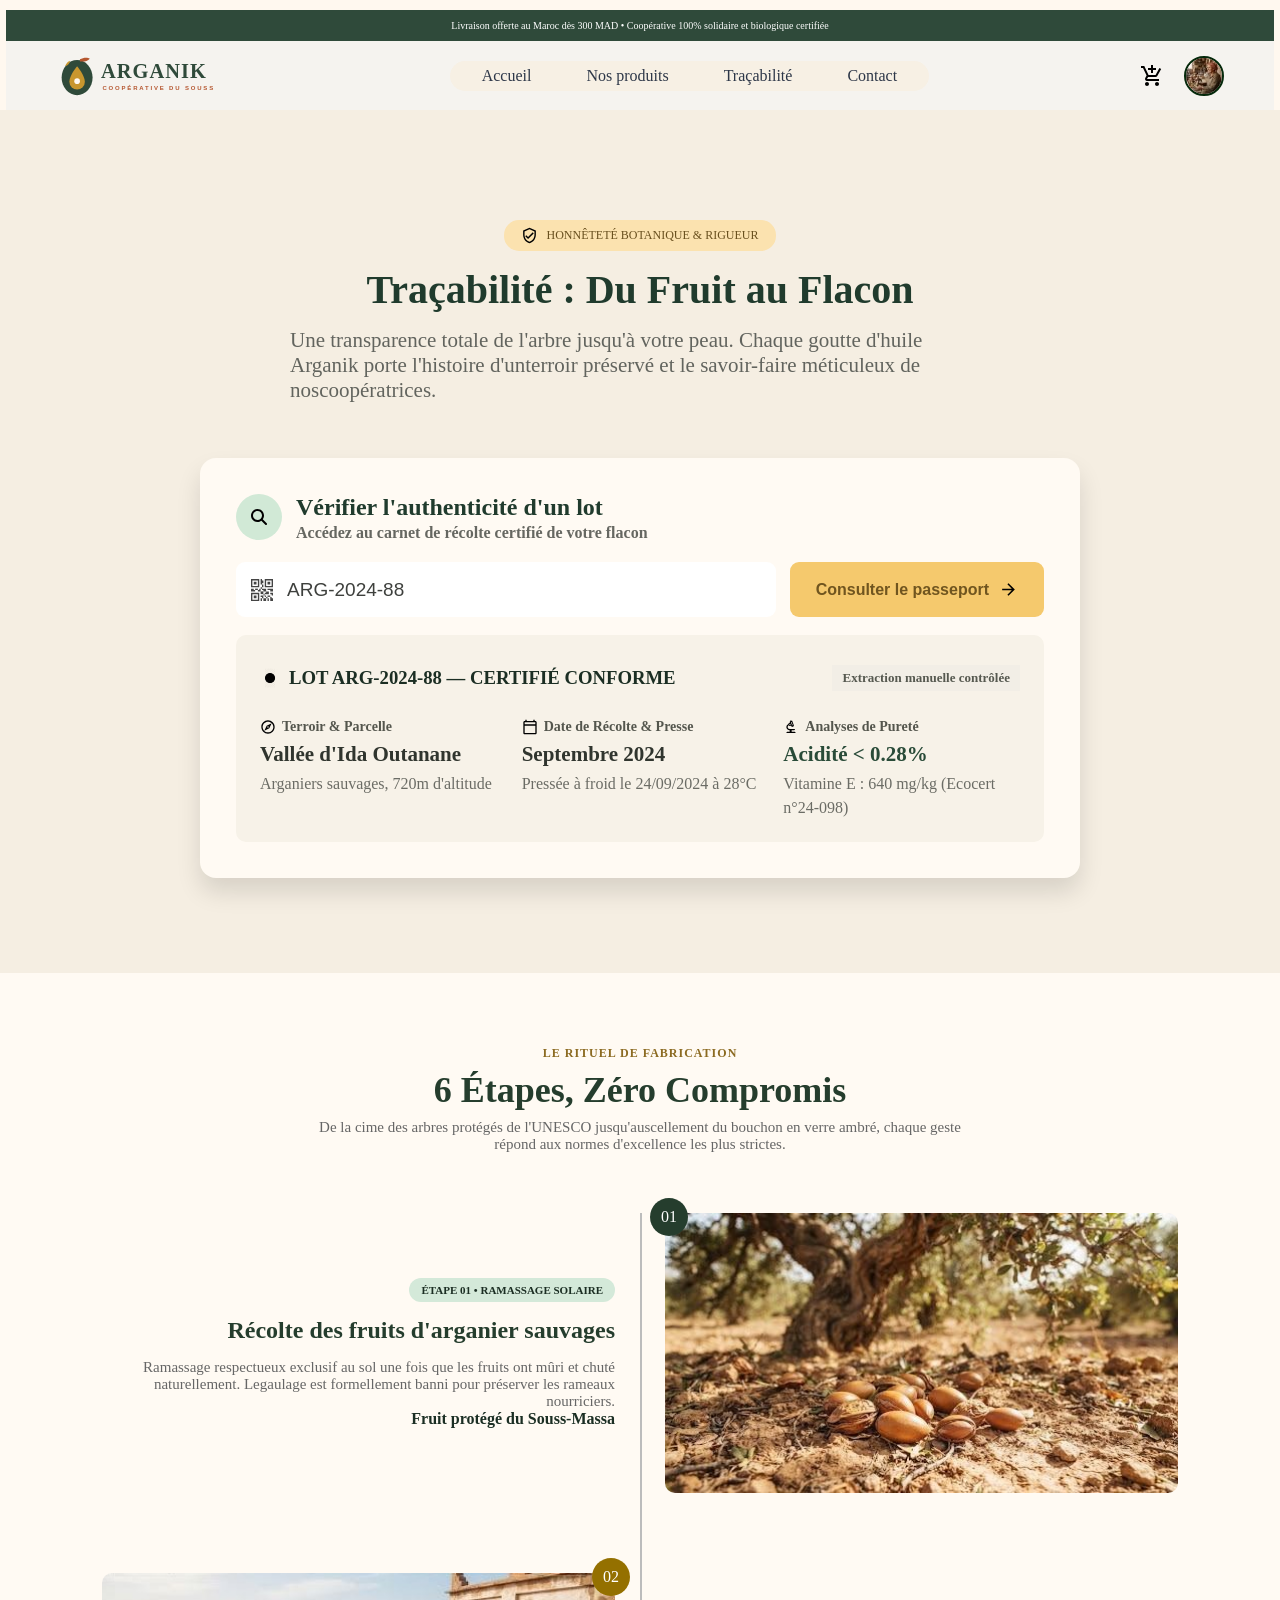
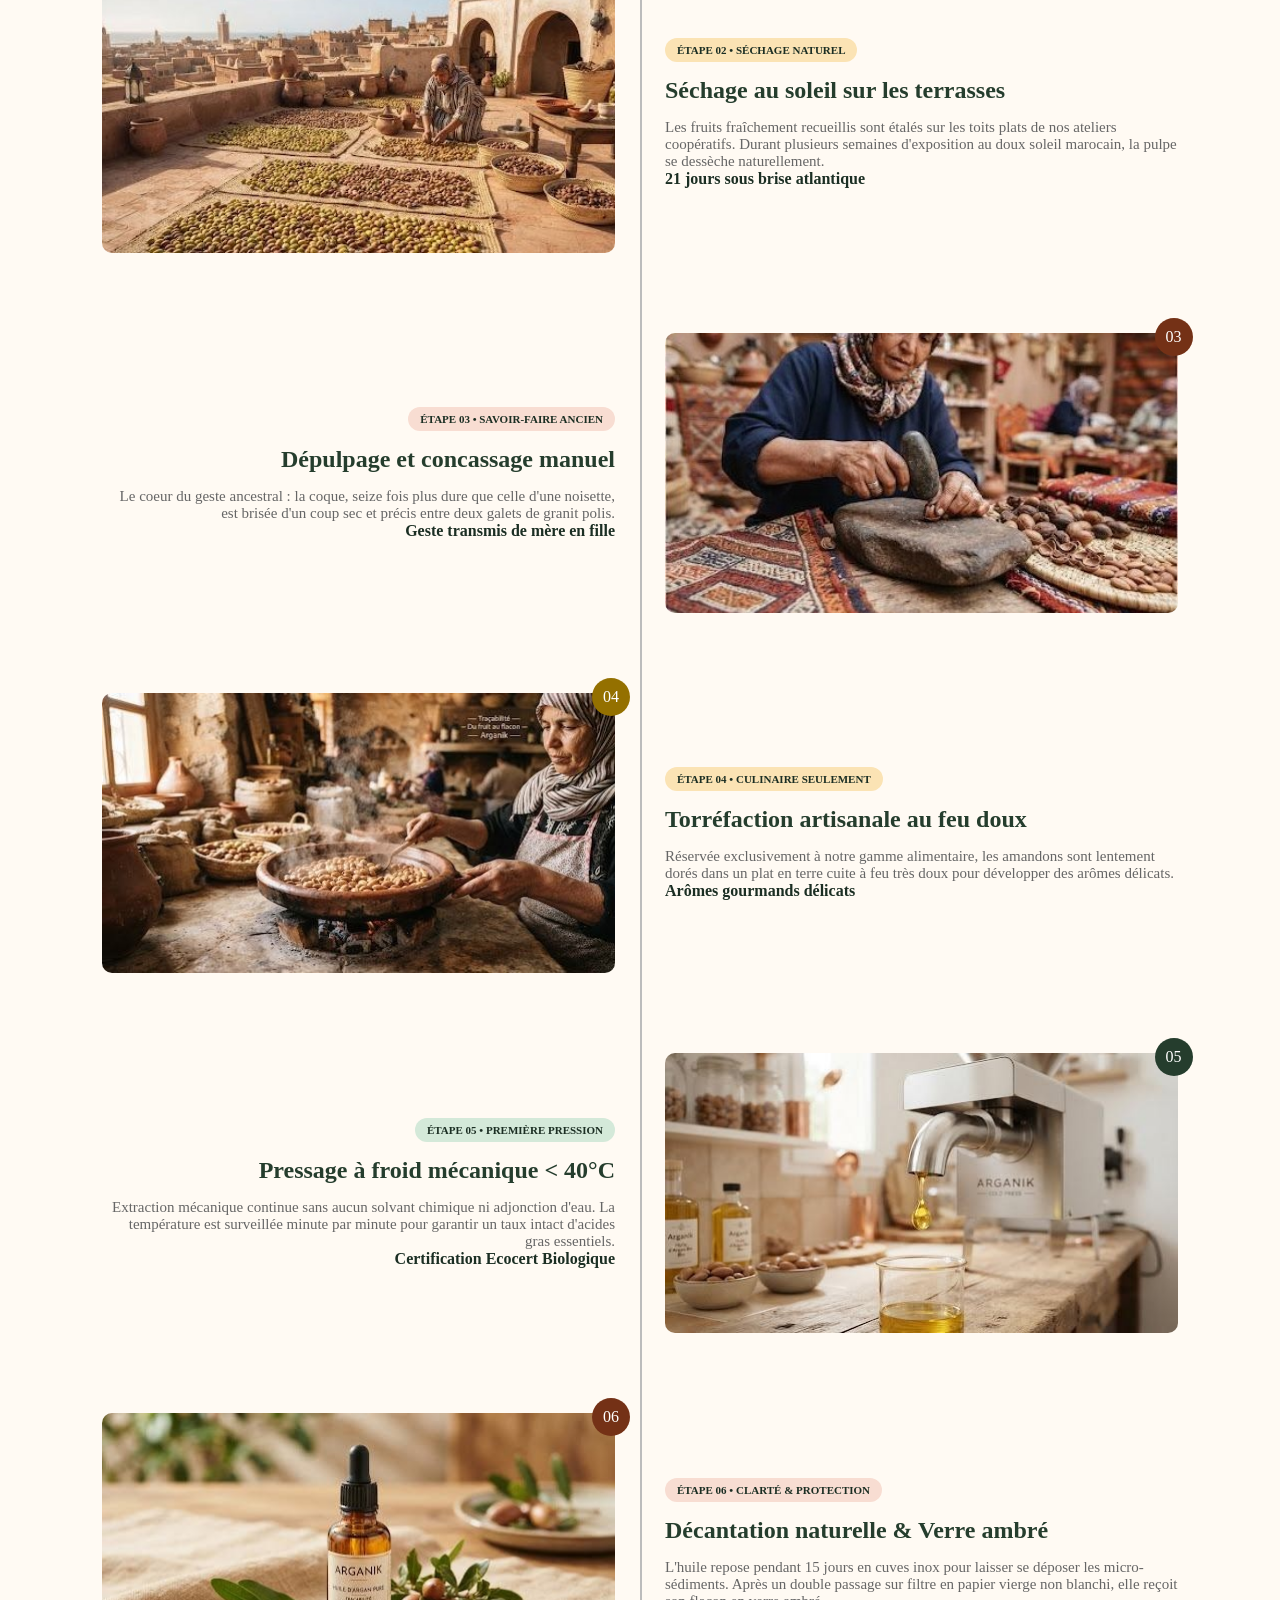
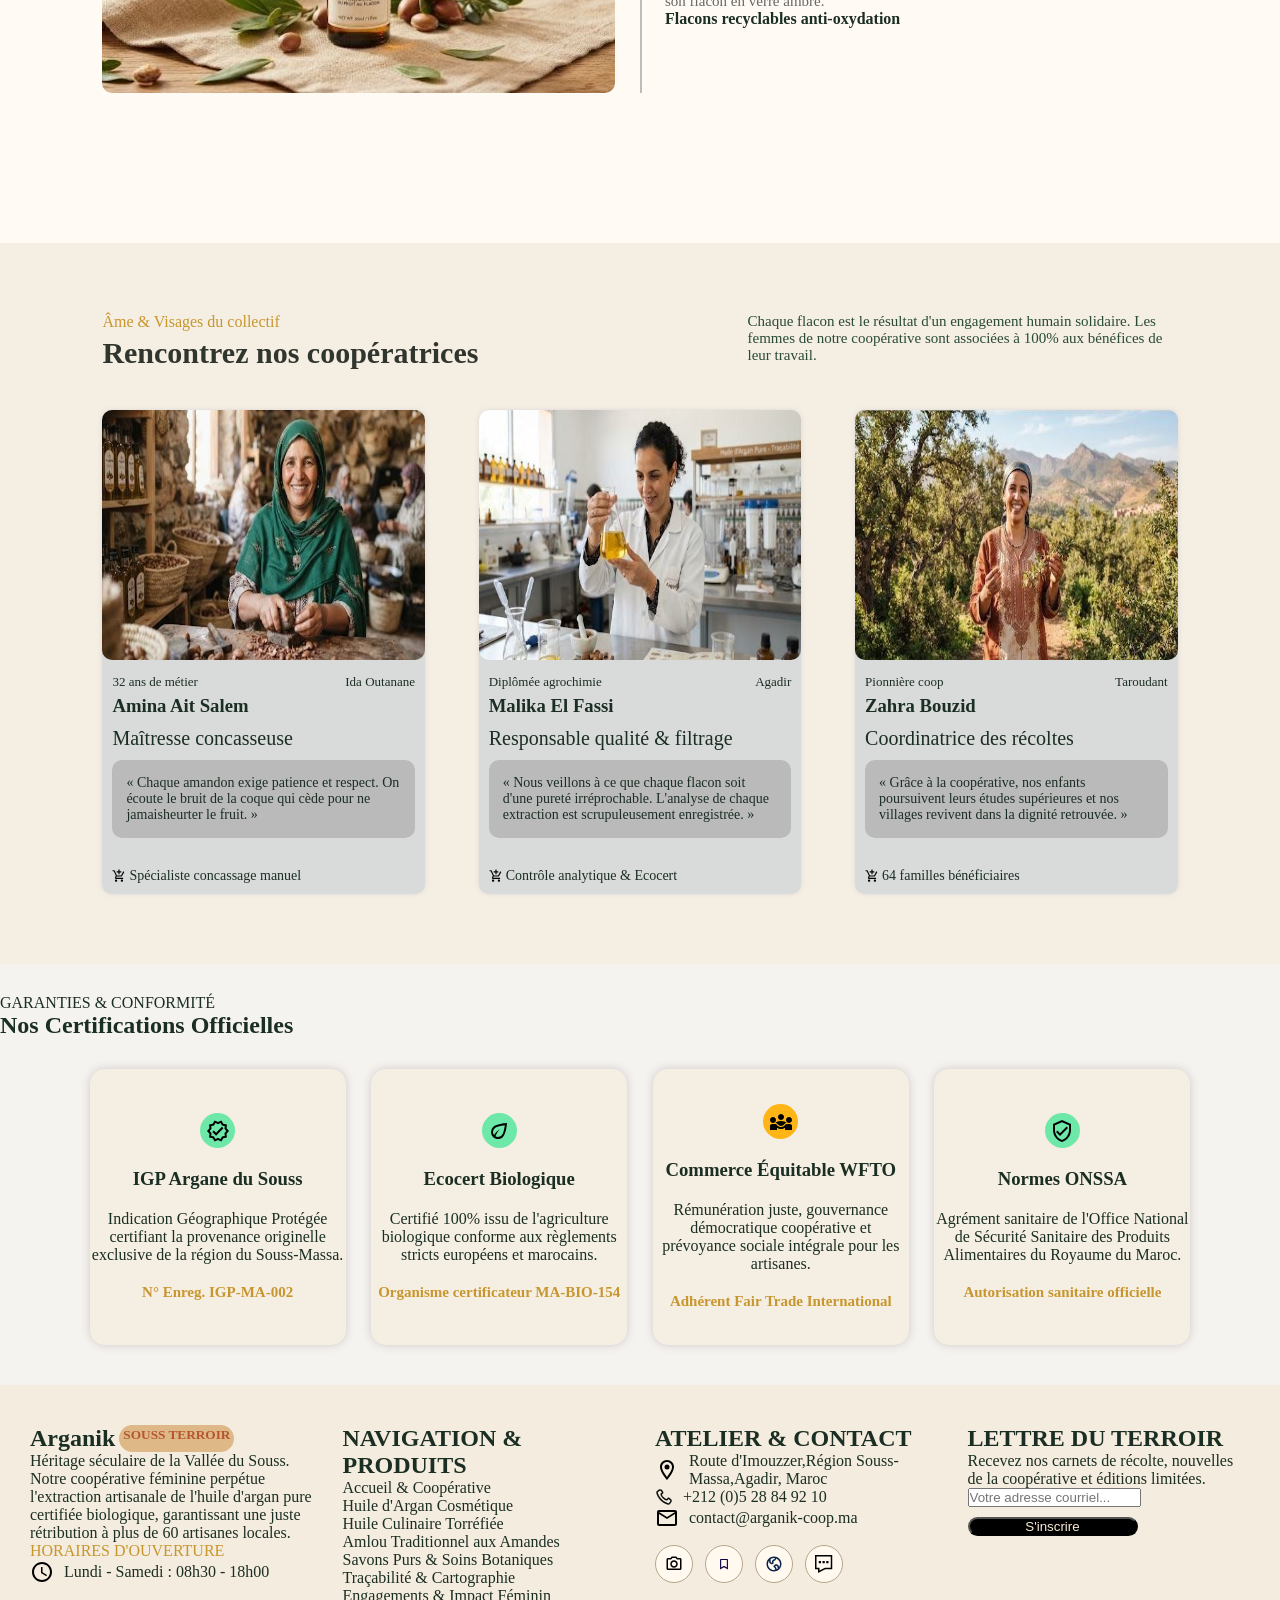
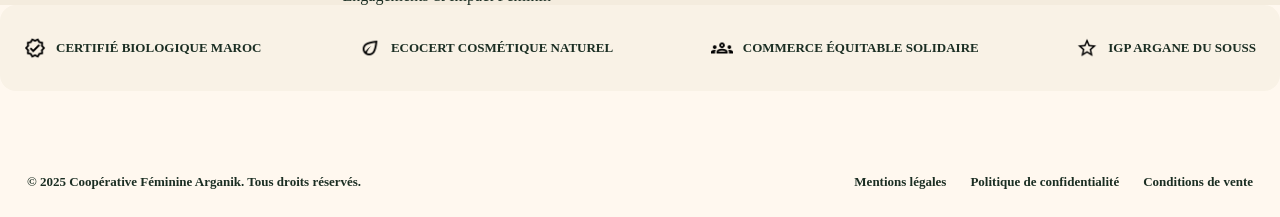
<file: Traçabilité.html>
<!DOCTYPE html>
<html lang="en">

<head>
    <meta charset="UTF-8" />
    <meta name="viewport" content="width=device-width, initial-scale=1" />
    <title>Tracabilite</title>
    <link rel="stylesheet" href="style.css" />
    <link rel="stylesheet" href="Traçabilité.css">
</head>

<body>
     <!-- Header  -->
    <header>
      <div class="headline">
        <p>
          Livraison offerte au Maroc dès 300 MAD • Coopérative 100% solidaire et
          biologique certifiée
        </p>
      </div>
      
<div class="navbar">
  <img id="logo" src="image/arganik-logo.svg" alt="Logo Arganik" />

  <input type="checkbox" id="menu-toggle">

  <label for="menu-toggle" class="burger">
    ☰
  </label>

  <nav aria-label="Navigation principale">
       <ul class="menu">
                    <li><a href="index.html" class="lien-actif">Accueil</a></li>
                    <li><a href="ourProducts.html">Nos produits</a></li>
                    <li><a href="Traçabilité.html">Traçabilité</a></li>
                    <li><a href="contact-commande.html">Contact</a></li>
    </ul>
  </nav>

  <div class="user">
    <img id="panier" src="icons/ajout-panier.svg" alt="Panier">
    <img id="profile" src="image/avatar-utilisateur.jpg" alt="Profil">
  </div>
</div>

      </div>
    </header>


    <main>
        <section class="tracabilite">
            <div class="tracabilite-intro">
                <div class="tracabilite-icon">
                    <img src="icons/bouclier.svg" alt="HONNÊTETÉ BOTANIQUE & RIGUEUR">
                    <span>HONNÊTETÉ BOTANIQUE & RIGUEUR</span>
                </div>
                <h1>Traçabilité : Du Fruit au Flacon</h1>
                <p> Une transparence totale de l'arbre jusqu'à votre peau. Chaque goutte d'huile Arganik porte l'histoire d'unterroir préservé et le savoir-faire méticuleux de noscoopératrices.</p>
            </div>
            <div class="ver-card">
                <div class="ver-header">
                    <div class="ver-icon">
                        <img src="icons/search.svg" alt="serch icon">
                    </div>
                    <div class="ver-title">
                        <h2>Vérifier l'authenticité d'un lot</h2>
                        <p> Accédez au carnet de récolte certifié de votre flacon</p>
                    </div>
                </div>
                <div class="ver-form">
                    <div class="input-container">
                        <img src="icons/qrcode-svgrepo-com.svg" alt="">
                        <input type="text" value="ARG-2024-88" required>
                    </div>
                    <button >
                        <span>Consulter le passeport</span>
                        <img src="icons/fleche-droite.svg" alt="">
                    </button>
                </div>
                <div class="content">
                    <div class="title">
                        <div class="dote">
                            <img src="icons/image.png" alt="">
                            <h3>LOT ARG-2024-88 — CERTIFIÉ CONFORME</h3>
                        </div>
                        <span class="extra"> Extraction manuelle contrôlée </span>
                    </div>
                    <div class="cards">
                        <div class="card1">
                            <h4>
                                <img src="icons/explorer.svg" alt="">
                                <span>Terroir & Parcelle</span>
                            </h4>
                            <h3>Vallée d'Ida Outanane</h3>
                            <p> Arganiers sauvages, 720m d'altitude</p>
                        </div>
                        <div class="card2">
                            <h4>
                                <img src="icons/calendrier.svg" alt="">
                                <span>Date de Récolte & Presse</span>
                            </h4>
                            <h3>Septembre 2024</h3>
                            <p>Pressée à froid le 24/09/2024 à 28°C</p>
                        </div>
                        <div class="card3">
                            <h4>
                                <img src="icons/analyse.svg" alt="">
                                <span>Analyses de Pureté</span>
                            </h4>
                            <h3>Acidité &lt; 0.28%</h3>
                            <p> Vitamine E : 640 mg/kg (Ecocert n°24-098) </p>
                        </div>
                    </div>
                </div>
            </div>
        </section>

        
        <section class="fabrication">
            <div class="fabheader">
                <span>LE RITUEL DE FABRICATION</span>
                <h2>6 Étapes, Zéro Compromis</h2>
                <p> De la cime des arbres protégés de l'UNESCO jusqu'auscellement du bouchon en verre ambré, chaque geste répond aux normes d'excellence les plus strictes.</p>
            </div>
            <div class="fabcards">
                <div class="etape">
                    <div class="etape-texte one">
                        <span class="etape-badge vert">ÉTAPE 01 • RAMASSAGE SOLAIRE</span>
                        <h3>Récolte des fruits d'arganier sauvages</h3>
                        <p> Ramassage respectueux exclusif au sol une fois que les fruits ont mûri et chuté naturellement. Legaulage est formellement banni pour préserver les rameaux nourriciers.</p>
                        <strong> Fruit protégé du Souss-Massa </strong>
                    </div>
                    <div class="etape-image une">
                        <span class="numero number1">01</span>
                        <img src="tracabilite/etape-01-recolte.jpg" alt="Fruits d'arganier tombés au sol sous l'arbre">
                    </div>
                </div>
            <div class="line-ver"></div>
            <div class="etape">
                <div class="etape-image">
                    <span class="numero number2">02</span>
                    <img src="tracabilite/etape-02-sechage.jpg" alt="Fruits d'argan séchant au soleil sur une terrasse">
                </div>
                <div class="etape-texte two">
                    <span class="etape-badge jaune">ÉTAPE 02 • SÉCHAGE NATUREL</span>
                    <h3>Séchage au soleil sur les terrasses</h3>
                    <p> Les fruits fraîchement recueillis sont étalés sur les toits plats de nos ateliers coopératifs. Durant plusieurs semaines d'exposition au doux soleil marocain, la pulpe se dessèche naturellement.</p>
                    <strong>21 jours sous brise atlantique</strong>
                </div>
            </div>
            <div class="etape">
                <div class="etape-texte three">
                    <span class="etape-badge rose">ÉTAPE 03 • SAVOIR-FAIRE ANCIEN</span>
                    <h3>Dépulpage et concassage manuel</h3>
                    <p> Le coeur du geste ancestral : la coque, seize fois plus dure que celle d'une noisette, est brisée d'un coup sec et précis entre deux galets de granit polis. </p>
                    <strong>Geste transmis de mère en fille</strong>
                </div>
                <div class="etape-image">
                    <span class="numero number3">03</span>
                    <img src="tracabilite/etape-03-concassage.jpg" alt="Artisane concassant des noix d'argan à la pierre">
                </div>
            </div>
            <div class="etape">
                <div class="etape-image">
                    <span class="numero number2">04</span>
                    <img src="tracabilite/etape-04-torrefaction.jpg" alt="Torréfaction des amandons dans un plat en terre cuite">
                </div>
                <div class="etape-texte four">
                    <span class="etape-badge jaune">ÉTAPE 04 • CULINAIRE SEULEMENT</span>
                    <h3>Torréfaction artisanale au feu doux</h3>
                    <p> Réservée exclusivement à notre gamme alimentaire, les amandons sont lentement dorés dans un plat en terre cuite à feu très doux pour développer des arômes délicats. </p>
                    <strong>Arômes gourmands délicats</strong>
                </div>
            </div>
            <div class="etape">
                <div class="etape-texte five">
                    <span class="etape-badge vert">ÉTAPE 05 • PREMIÈRE PRESSION</span>
                    <h3>Pressage à froid mécanique &lt; 40°C</h3>
                    <p> Extraction mécanique continue sans aucun solvant chimique ni adjonction d'eau. La température est surveillée minute par minute pour garantir un taux intact d'acides gras essentiels. </p>
                    <strong>Certification Ecocert Biologique</strong>
                </div>
                <div class="etape-image">
                    <span class="numero number1">05</span>
                    <img src="tracabilite/etape-05-pressage.jpg" alt="Presse à froid et huile d'argan recueillie">
                </div>
            </div>
            <div class="etape">
                <div class="etape-image">
                    <span class="numero number3">06</span>
                    <img src="tracabilite/etape-06-mise-en-bouteille.jpg" alt="Flacon ambré d'huile d'argan après décantation">
                </div>
                <div class="etape-texte six">
                    <span class="etape-badge rose">ÉTAPE 06 • CLARTÉ & PROTECTION</span>
                    <h3>Décantation naturelle & Verre ambré</h3>
                    <p> L'huile repose pendant 15 jours en cuves inox pour laisser se déposer les micro-sédiments. Après un double passage sur filtre en papier vierge non blanchi, elle reçoit son flacon en verre ambré. </p>
                    <strong>Flacons recyclables anti-oxydation</strong>
                </div>
            </div>
            </div>
        </section>

        
        <section class = "membre">
            <div class="head">
                <div class="title-left">
                    <p> Âme & Visages du collectif</p>
                    <h2 >Rencontrez nos coopératrices</h2>
                </div>
                <div class="title-right">
                    <p>Chaque flacon est le résultat d'un engagement humain solidaire. Les femmes de notre coopérative sont associées à 100% aux bénéfices de leur travail.</p>
                </div>
            </div>
            <div class="cards-member">
                <article class="card">
                    <div class="card-image">
                        <img src="cooperatrices/amina-ait-salem.jpg" alt="Amina Ait Salem, maîtresse concasseuse">
                    </div>
                    <div class="card-content">
                        <div class="card-info">
                            <span>32 ans de métier</span>
                            <span>Ida Outanane</span>
                        </div>
                        <h3 class="card-name">Amina Ait Salem</h3>
                        <p class="card-role">Maîtresse concasseuse</p>
                        <p class="card-avancer">« Chaque amandon exige patience et respect. On écoute le bruit de la coque qui cède pour ne jamaisheurter le fruit. »
                        </p>
                        <div class="card-footer">
                            <img src="icons/ajout-panier.svg" alt="icon" />
                            <p> Spécialiste concassage manuel</p>
                        </div>
                    </div>
                </article>
                <article class="card">
                    <div class="card-image">
                        <img src="cooperatrices/malika-el-fassi.jpg" alt="Malika El Fassi, responsable qualité, au laboratoire">
                    </div>
                    <div class="card-content">
                        <div class="card-info">
                            <span>Diplômée agrochimie</span>
                            <span>Agadir</span>
                        </div>
                        <h3 class="card-name">Malika El Fassi</h3>
                        <p class="card-role">Responsable qualité & filtrage</p>
                        <div class="card-avancer">
                            « Nous veillons à ce que chaque flacon soit d'une pureté irréprochable. L'analyse de chaque extraction
                            est scrupuleusement enregistrée. »
                        </div>
                        <div class="card-footer">
                            <img src="icons/ajout-panier.svg" alt="icon" />
                            <p> Contrôle analytique & Ecocert</p>
                        </div>
                    </div>
                </article>
                <article class="card">
                    <div class="card-image">
                        <img src="cooperatrices/zahra-bouzid.jpg" alt="Zahra Bouzid, coordinatrice des récoltes, dans l'arganeraie">
                    </div>
                    <div class="card-content">
                        <div class="card-info">
                            <span>Pionnière coop</span>
                            <span>Taroudant</span>
                        </div>
                        <h3 class="card-name">Zahra Bouzid</h3>
                        <p class="card-role">Coordinatrice des récoltes</p>
                        <div class="card-avancer">
                            « Grâce à la coopérative, nos enfants poursuivent leurs études supérieures et nos villages revivent dans
                            la dignité retrouvée. »
                        </div>
                        <div class="card-footer">
                            <img src = "icons/ajout-panier.svg" alt = "icon"/>
                            <p> 64 familles bénéficiaires</p>
                        </div>
                    </div>
                </article>
            
            </div>
        </section>



        <section class="cert">
            <div class="certheader">
                <span>GARANTIES &amp; CONFORMITÉ</span>
                <h2>Nos Certifications Officielles</h2>
            </div>
            <div class="cert-container">
                <article class="cert-card">
                    <div class="icon-cer green">
                        <img src="icons/certifie.svg" alt="icon certification IGP">
                    </div>
                    <h3>IGP Argane du Souss</h3>
                    <p> Indication Géographique Protégée certifiant la provenance originelle exclusive de la région du Souss-Massa. </p>
                    <strong>N° Enreg. IGP-MA-002</strong>
                </article>
                <article class="cert-card">
                    <div class="icon-cer green">
                        <img src="icons/feuille-eco.svg" alt="icon">
                    </div>
                    <h3>Ecocert Biologique</h3>
                    <p> Certifié 100% issu de l'agriculture biologique conforme aux règlements stricts européens et marocains. </p>
                    <strong>Organisme certificateur MA-BIO-154</strong>
                </article>
                <article class="cert-card">
                    <div class="icon-cer yellow">
                        <img src="icons/diversite.svg" alt="icon commerce equitable">
                    </div>
                    <h3>Commerce Équitable WFTO</h3>
                    <p> Rémunération juste, gouvernance démocratique coopérative et prévoyance sociale intégrale pour les artisanes.
                    </p>
                    <strong>Adhérent Fair Trade International</strong>
                </article>
                <article class="cert-card">
                    <div class="icon-cer green">
                        <img src="icons/bouclier.svg" alt="icon ONSSA">
                    </div>
                    <h3>Normes ONSSA</h3>
                    <p> Agrément sanitaire de l'Office National de Sécurité Sanitaire des Produits Alimentaires du Royaume du Maroc.
                    </p>
                    <strong>Autorisation sanitaire officielle</strong>
                </article>
            </div>
        </section>
    </main>


    <footer class="footer">
        <div class="footer-conteneur">
            <div class="pied-haut">
                <div>
                    <div class="footer-h2">
                        <h2>Arganik</h2>
                        <h5 class="footer-pretitle">SOUSS TERROIR</h5>
                    </div>
                    <p>
                        Héritage séculaire de la Vallée du Souss. Notre coopérative
                        féminine perpétue l'extraction artisanale de l'huile d'argan pure
                        certifiée biologique, garantissant une juste rétribution à plus de
                        60 artisanes locales.
                    </p>
                    <p class="color">HORAIRES D'OUVERTURE</p>
                    <div class="footer-icons">
                        <img src="icons/horloge.svg" alt="" />
                        <p>Lundi - Samedi : 08h30 - 18h00</p>
                    </div>
                </div>
                <div>
                    <h2>NAVIGATION & PRODUITS</h2>
                    <p>Accueil & Coopérative</p>
                    <p>Huile d'Argan Cosmétique</p>
                    <p>Huile Culinaire Torréfiée</p>
                    <p>Amlou Traditionnel aux Amandes</p>
                    <p>Savons Purs & Soins Botaniques</p>
                    <p>Traçabilité & Cartographie</p>
                    <p>Engagements & Impact Féminin</p>
                </div>
                <div>
                    <h2>ATELIER & CONTACT</h2>
                    <div class="footer-icons">
                        <img src="icons/localisation.svg" />
                        <p>Route d'Imouzzer,Région Souss-Massa,Agadir, Maroc</p>
                    </div>
                    <div class="footer-icons">
                        <img src="icons/call-receive-svgrepo-com.svg" class="call-icon" />
                        <p>+212 (0)5 28 84 92 10</p>
                    </div>
                    <div class="footer-icons">
                        <img src="icons/email.svg" />
                        <p>contact@arganik-coop.ma</p>
                    </div>
                    <div class="footer-icons">
                        <div class="icons">
                            <img src="icons/appareil-photo.svg" class="icon" />
                        </div>
                        <div class="icons">
                            <img src="icons/save-svgrepo-com.svg" class="icon" />
                        </div>
                        <div class="icons">
                            <img src="icons/world-2-svgrepo-com.svg" class="icon" />
                        </div>
                        <div class="icons">
                            <img src="icons/contact-us-svgrepo-com.svg" class="icon" />
                        </div>
                    </div>
                </div>
                <div>
                    <h2>LETTRE DU TERROIR</h2>
                    <p>
                        Recevez nos carnets de récolte, nouvelles de la coopérative et
                        éditions limitées.
                    </p>
                    <input type="text" placeholder="Votre adresse courriel..." />
                    <button type="submit" class="footer-button">S'inscrire</button>
                </div>
            </div>

            <div class="lower-bottom">
                <div>
                    <img src="img/certifie.png" alt="" />
                    <p>CERTIFIÉ BIOLOGIQUE MAROC</p>
                </div>

                <div>
                    <img src="img/feuille-eco.png" alt="" />
                    <p>ECOCERT COSMÉTIQUE NATUREL</p>
                </div>

                <div>
                    <img src="img/groupe.png" alt="" />
                    <p>COMMERCE ÉQUITABLE SOLIDAIRE</p>
                </div>

                <div>
                    <img src="img/etoile-vide.png" alt="" />
                    <p>IGP ARGANE DU SOUSS</p>
                </div>
            </div>

            <div class="lower-bottom2">
                <p>© 2025 Coopérative Féminine Arganik. Tous droits réservés.</p>
                <div class="lower-bottom3">
                    <p>Mentions légales</p>
                    <p>Politique de confidentialité</p>
                    <p>Conditions de vente</p>
                </div>
            </div>
        </div>
    </footer>
</body>

</html>
</file>
<file: style.css>
html,
body {
  width: 100%;
  margin: 0;
}

/* hero css */

.backgrnd_img {
  background-image: linear-gradient(
      to right,
      rgba(22, 51, 32, 0.9),
      rgba(14, 15, 14, 0.5)
    ),
    url("hero/accueil-hero-cooperatrices.jpg");
  background-repeat: no-repeat;
  backface-visibility: visible;
  background-position: center;
  background-size: cover;
  background-attachment: scroll;
  padding: 4em 2.6em;
  position: relative;
  width: 100%;
  height: 40em;
  box-sizing: border-box;
  /* min-height: auto; */
}
.hero-icons {
  display: flex;
  justify-content: center;
  align-items: center;
  gap: 8px;

  width: fit-content;
  max-width: 100%;
  height: 1.6em;

  color: #ffe0a3;
  background-color: rgba(190, 180, 120, 0.35);
  border-radius: 4em;

  font-size: 1em;
}

.bouclier-icon {
  width: 15px;
}

.hero-title {
  color: whitesmoke;
  font-size: 1.6em;
  letter-spacing: -3px;
}

.sous-title {
  display: flex;
  color: #f4ecde;
  gap: 10px;

  bottom: 2em;
}

.sous-title-1 {
  font-size: 1.6em;
  letter-spacing: -3px;
  color: #ffe0a3;
}

.buttons {
  display: grid;
  grid-template-columns: repeat(auto-fit, minmax(200px, 1fr));
}

.hero-p {
  width: 100%;
  max-width: 600px;
  margin-bottom: 10px;
  margin-right: auto;
  color: antiquewhite;
}

.button-produits {
  width: 15em;
  height: 4em;
  align-items: center;
  gap: 1em;

  background-color: darkcyan;
  border-radius: 10%;
  color: darkslategray;

  margin: 1em;
}

.button-histoire {
  width: 15em;
  height: 4em;

  display: flex;
  gap: 1em;
  align-items: center;
  align-self: center;

  background-color: #ffe0a3;
  color: black;
  border-radius: 20%;

  margin: 1em;
}

.icon-fleche {
  width: 15px;
}

.icon-certifie-home {
  display: flex;
  gap: 10px;
  margin: 4em;

  background-color: #ffe0a3;
  border-radius: 1em;
}

.hero-certifie-home {
  display: grid;
  grid-template-columns: repeat(auto-fit, minmax(200px, 1fr));
  align-content: center;
  justify-content: center;

  gap: 10px;
  margin-top: 2em;
}

.certifiee {
  width: 20px;
}

.certifiee-p {
  margin: 1em;
}

/* home css */
.blocks {
  display: grid;
  grid-template-columns: repeat(auto-fit, minmax(200px, 1fr));
  gap: 1em;
  margin: 2em;
  position: relative;
  bottom: 4em;
}

.block {
  background-color: whitesmoke;
  border-radius: 1em;
  background-size: 3em;
  margin: 1em;
}

.icon-blocks {
  background-color: burlywood;
  border-radius: 1em;
  margin: 2em;
  width: 15%;
}

.hand-icon {
  width: 16%;
  background-color: burlywood;
  border-radius: 1em;
  margin: 2em;
}

.inside-blocks {
  display: grid;
  grid-column: auto;
  margin: 1em;
}

.background1 {
  background-color: #f4ecde;
}

.background {
  background-color: antiquewhite;
  position: relative;
  bottom: 1em;
  margin: 2em;
}

.home-title {
  margin: 1em;
}

.home-p {
  display: flex;
  margin: 1em;
}

.etoile {
  display: flex;
  gap: 1em;
  margin: 1em;
}

.prduct-home-1 {
  display: flex;
  flex-direction: row;
  margin: 1em;
  gap: 0.5em;
}

.home-a {
  background-color: #ffe0a3;
  border-radius: 1em;

  display: flex;

  margin: 2em;
  width: auto;
  max-width: 100%;
  padding: 0 1em 0 1em;
}

.home-topblock {
  position: absolute;
  margin-top: 100em;

  background-color: darkgray;
}

.home-topblock {
  position: absolute;
  background-color: darkgray;
  color: azure;
}

.huile-img1 {
  position: relative;

  max-width: 100%;
  width: 20em;
  height: 12em;
  border-radius: 1em;

  display: flex;
  justify-content: center;
  align-items: center;
}

.huile-img2 {
  position: relative;

  max-width: 100%;
  width: 20em;
  height: 12em;
  border-radius: 1em;

  display: flex;
  justify-content: center;
  align-items: center;
}

.huile-img3 {
  position: relative;

  max-width: 100%;
  width: 20em;
  height: 12em;
  border-radius: 1em;

  display: flex;
  justify-content: center;
  align-items: center;
}

.huile-img4 {
  position: relative;

  max-width: 100%;
  width: 20em;
  height: 12em;
  border-radius: 1em;

  display: flex;
  justify-content: center;
  align-items: center;
}

.home-prix {
  margin: 1em;
  margin-top: 3em;
}

.home-productinfo {
  margin: 1em;
  align-items: center;
}

.home-achat {
  display: flex;
  flex-direction: row;
  margin: 1em;
}

.home-panier-button {
  background-color: #ffe0a3;
  border-radius: 1em;
  margin: 1em;
  margin-left: 8em;
}

.home-sprt {
  display: flex;
  align-content: center;
  margin: 2em;

  background-color: darkgray;
  border-radius: 1em;
  color: black;
}

.home-title2 {
  max-width: 100%;
}

.home-iconss {
  display: flex;
  align-items: center;
  gap: 1em;
  width: 20em;
}

.home-pic-pstn {
  display: grid;
  grid-template-columns: repeat(auto-fit, minmax(min(100%, 200px), 1fr));
  gap: 1em;
  width: 100%;
  min-width: 0;
  margin: 1em;
}

.home-smt {
  margin: 1em;
  width: 100%;
  max-width: 20em;
  min-width: 0;
  box-sizing: border-box;
}

.women-infos-d {
  background-color: white;
  border-radius: 1em;

  position: absolute;
  bottom: 1em;
  left: 1em;
  width: calc(100% - 2em);
  box-sizing: border-box;
  z-index: 1;
  bottom: 20em;
  width: 50%;
}

.women-infos-txt {
  margin: 1em;
}

.women-infos {
  margin: 1em;
  position: relative;
  width: 90%;
  min-width: 0;
  margin: 0;
  overflow: hidden;
  border-radius: 1em;
  top: 12em;
}

.women-infos img {
  width: 90%;
  max-width: 100%;
  object-fit: cover;
  object-position: center;
  display: block;
  height: 480px;
  border-radius: 1em;
}

/* home.. */

.home-cntr {
  display: grid;
  justify-content: center;
  margin: 1em;
}

.home-ST {
  color: #b5562f;
  margin: 1em;
  margin-left: 10em;
}

.home-t1 {
  display: grid;
  justify-content: center;
}

.home-blocks3- {
  display: grid;
  grid-template-columns: repeat(auto-fit, minmax(200px, 1fr));
}

.home-block3 {
  background-color: white;
  border-radius: 1em;
  margin: 1em;
}

.home-block3-n {
  color: #ffe0a3;
  margin: 1em;
  display: flex;
}

.goutte-icon {
  background-color: #ffe0a3;
  border-radius: 1em;
  width: 1.5em;
  margin: 1em;
}

.home-block3-txt {
  margin: 1em;
}

.block3-icons {
  display: flex;
  margin: 1em;
}

.horloge-icon {
  margin: 1em;
}

.tree-icon {
  width: 1.5em;
  background-color: #ffe0a3;
  border-radius: 1em;
  margin: 1em;
}

.home-scan {
  background-color: #fff9f0;
  border-radius: 1em;
  margin: 1em;

  display: grid;
  grid-template-columns: repeat(auto-fit, minmax(200px, 1fr));
}

.scan-icon {
  width: 3em;
  display: flex;
  justify-content: center;
  justify-self: center;
  align-self: center;
}

.scan {
  margin: 1em;
}

.scan-txt {
  width: 60%;
  min-width: 0;
  margin: 1em;
}

.scan-button {
  margin: 1em;
}

.scan-button- {
  background-color: white;
  border-radius: 1em;

  display: flex;
  align-content: center;
}

.scan-flech {
  width: 1.5em;
  margin: 1em;
}

.block3-p {
  margin: 2em;
  justify-content: center;
}

.fivestars {
  display: flex;
  margin: 1em;
  width: 1em;
}

.clients {
  border-top: 1px solid #b5562f;
  margin: 1em;
  display: flex;
}

.clients-pfp {
  background-color: #ffe0a3;
  border-radius: 16px;
  margin: 1em;
}

/* footer css */
.pied-haut {
  display: grid;
  grid-template-columns: repeat(auto-fit, minmax(200px, 1fr));
  /* display: flex;
  flex-direction: column; */
  background-color: #f4ecde;
  justify-content: center;
  padding: 40px 30px 0 30px;
  gap: 30px;
}
* {
  box-sizing: border-box;
  margin: 0;
  padding: 0;
}

body {
  margin: 0;
  min-height: 100vh;
  display: flex;
  flex-direction: column;
  background: #fff8ef;
  color: #1b2e23;
}

p {
  margin: 0;
}

.page-bottom {
  padding: 14px 5%;
}

.lower-bottom {
  display: flex;
  justify-content: space-between;
  align-items: center;
  gap: 24px;
  flex-wrap: wrap;
  background: rgb(249 242 230);
  padding: 32px 24px;
  border-radius: 16px;
  font-size: 13px;
  font-weight: 700;
  text-transform: uppercase;
}

.lower-bottom div {
  display: flex;
  align-items: center;
  gap: 10px;
}

.lower-bottom img {
  width: 22px;
  height: 22px;
  flex-shrink: 0;
}

.lower-bottom2 {
  display: flex;
  justify-content: space-between;
  align-items: center;
  flex-wrap: wrap;
  gap: 16px;
  margin-top: 56px;
  padding: 27px;
  font-size: 13px;
  font-weight: 600;
}

.lower-bottom3 {
  display: flex;
  flex-wrap: wrap;
  gap: 12px 24px;
}

.footer-h2 {
  display: flex;
  gap: 4px;
}

.footer-h2 {
  display: flex;
  gap: 4px;
}

.footer-button {
  color: antiquewhite;
  background-color: black;
  border-radius: 12px;
  width: 170px;
  margin-top: 10px;
}
.footer-button {
  color: antiquewhite;
  background-color: black;
  border-radius: 12px;
  width: 170px;
  margin-top: 10px;
}

.footer-pretitle {
  color: #b5562f;
  background-color: burlywood;
  border-radius: 4em;
  padding: 2px 4px 0px 4px;
}
.footer-pretitle {
  color: #b5562f;
  background-color: burlywood;
  border-radius: 4em;
  padding: 2px 4px 0px 4px;
}

.color {
  color: #c8962e;
}

header {
  margin: 10px 6px 0 6px;
}

.call-icon {
  width: 20px;
}

.icons {
  background-color: #fff9f0;
  display: flex;
  justify-items: center;
  padding: 8px;
  border-radius: 50%;
}

.headline {
  width: 100%;
  height: auto;
  background-color: #2f4a3a;
  display: flex;
  align-items: center;
  justify-content: center;
}

.icon {
  width: 1em;
  height: 1em;
}
.headline p {
  text-align: center;
  color: white;
  font-size: 10px;
  white-space: wrap;
  padding: 10px 0 10px 0;
}

.footer-icons {
  display: flex;
  gap: 5px;
}

.backgrnd_img {
  background-image: linear-gradient(
      to right,
      rgba(22, 51, 32, 0.9),
      rgba(14, 15, 14, 0.5)
    ),
    url("hero/accueil-hero-cooperatrices.jpg");
  background-repeat: no-repeat;
  backface-visibility: visible;
  background-position: center;
  background-size: cover;
  background-attachment: scroll;
  padding: 4em 2.6em;
  position: relative;
  width: 100%;
  height: 40em;
  box-sizing: border-box;
  /* min-height: auto; */
}

.main-background {
  background-color: #f4ecde;
}

@media (max-width: 600px) {
  .pied-haut {
    display: flex;
    flex-direction: column;
  }
  .blocks,
  .background,
  .icon-certifie-home,
  .home-smt {
    margin: 1em 0;
  }

  .block {
    position: relative;
    top: 4em;
  }

  .women-infos-d {
    position: relative;
    z-index: 100;
    top: 30em;
  }

  .hero-p,
  .home-title2,
  .scan-txt {
    width: 100%;
    max-width: 100%;
  }

  .home-ST {
    margin-left: 0;
  }

  .home-panier-button {
    margin-left: 1em;
  }

  .women-infos {
    position: relative;
    top: 0em;
  }
}
.navbar {
  display: flex;
  align-items: center;
  justify-content: space-between;
  background-color: #f5f3ef;
  padding: 12px 50px;
}

#logo {
  cursor: pointer;
  height: 45px;
  width: auto;
}

.menu {
  display: flex;
  align-items: center;
  gap: 15px;
  list-style: none;
  background-color: #f7f0e4;
  padding: 6px 12px;
  border-radius: 30px;
}

.menu li a {
  text-decoration: none;
  color: #2d3748;
  font-size: 1rem;
  padding: 10px 20px;
  border-radius: 20px;
}

.menu li a:hover {
  background-color: #2d4b3e;
  color: #ffffff;
}

.user {
  cursor: pointer;
  display: flex;
  gap: 20px;
}

#profile {
  width: 40px;
  height: 40px;
  border-radius: 50%;
  border: 2px solid #05290b;
  cursor: pointer;
}

/* Burger caché sur ordinateur */
#menu-toggle,
.burger {
  display: none;
}

/* responsive design du header */
@media (max-width: 768px) {
  .navbar {
    padding: 12px 16px;
    flex-wrap: wrap;
  }

  #logo {
    height: 38px;
  }

  .burger {
    display: block;
    font-size: 28px;
    cursor: pointer;
    order: 2;
  }

  .user {
    order: 3;
    align-items: center;
    gap: 8px;
  }

  #profile {
    width: 32px;
    height: 32px;
  }

  .navbar nav {
    display: none;
    width: 100%;
    order: 4;
  }

  #menu-toggle:checked ~ nav {
    display: block;
  }

  .menu {
    flex-direction: column;
    align-items: stretch;
    gap: 8px;
    margin-top: 12px;
    padding: 12px;
    border-radius: 12px;
  }

  .menu li a {
    display: block;
    padding: 12px;
  }
}

.footer-icons:has(.icons) {
  display: flex;
  align-items: center;
  gap: 12px;
  margin-top: 15px;
}

.footer-icons .icons {
  width: 38px;
  height: 38px;
  display: flex;
  align-items: center;
  justify-content: center;
  border: 1px solid #b8a58c;
  border-radius: 50%;
}

.footer-icons .icons .icon {
  width: 18px;
  height: 18px;
  object-fit: contain;
}
.footer-icons .call-icon {
  width: 18px;
  height: 18px;
  object-fit: contain;
  flex-shrink: 0;
}

.footer-icons {
  display: flex;
  align-items: center;
  gap: 10px;
}
</file>
<file: style-contacts.css>
CSS body {
  margin: 0;
  /* background-color: #fff8ef;*/
  font-family: Arial, sans-serif;
}

.hero {
  text-align: center;
  padding: 35px 35px;
}

.herotext {
  display: inline-block;
  background-color: #fde8c6;
  color: #5c3a00;
  font-size: 14px;
  font-weight: bold;
  padding: 8px 18px;
  border-radius: 30px;
}

h1 {
  font-family: Georgia, serif;
  font-size: 50px;
  color: #1b3322;
  max-width: 1000px;
  margin: 20px auto;
}

.text {
  font-size: 20px;
  color: #4a4a47;
  line-height: 1.6;
  max-width: 950px;
  margin: 0 auto;
}

.contact-infos-form {
  display: flex;
  column-gap: 2%;
}

.contact-form-header {
  display: flex;
  flex-direction: column;
  padding: 3%;
  background: #f4ede1;
  border-radius: 10px;
  margin-bottom: 8%;
}

.image-map img {
  border-radius: 10px;

  height: 100%;
  width: 100%;
}

.text-info-father {
  display: flex;
  flex-direction: column;
  gap: 20px;
  border-radius: 10px;
  width: 800px;
  height: 800px;
  margin-right: 40px;
}

.contact-form-father {
  background-color: #f9f2e6;
  padding: 50px;
  border-radius: 10px;
  margin-left: 40px;
  width: 1200px;
}

.contact-form {
  display: flex;
  flex-direction: column;
  justify-content: space-between;
  height: 200px;
  gap: 10%;
  margin-bottom: 130px;
}

.contact-0 {
  display: flex;
  flex-direction: column;
}

.contact-1 {
  display: flex;
  gap: 80px;
}

.contact-form .contact-1 input {
  width: 122%;
}

.contact-2 {
  display: flex;
  flex-direction: column;
  gap: 20px;
}

.contact-form input {
  width: 100%;
  height: 45px;

  border-radius: 10px;
  border: 0cm;
}

.text-info {
  background-color: #f4ede1;
  padding: 5%;
  border-radius: 10px;
}

.products legend span {
  color: #5c6350;
  font-weight: 500;
}

.grid {
  display: grid;
  grid-template-columns: 1fr 1fr;
  gap: 1rem;
}

.card {
  display: flex;
  align-items: center;
  gap: 1rem;
  background: #fff;
  padding: 1.1rem 1.25rem;
  border-radius: 12px;
  cursor: pointer;
  color: #2b2b2b;
  border: 2px solid transparent;
  transition: border-color 0.15s, box-shadow 0.15s;
}

.card.full {
  grid-column: 1 / -1;
}

.card input {
  appearance: none;
  width: 22px;
  height: 22px;
  margin: 0;
  border: 2px solid #777;
  border-radius: 4px;
  background: #fff;
  display: grid;
  place-content: center;
  flex-shrink: 0;
}

.card input::after {
  content: "";
  width: 11px;
  height: 11px;
  background: #5c6350;
  border-radius: 2px;
  transform: scale(0);
  transition: transform 0.12s ease-in-out;
}

.card input:checked {
  border-color: #5c6350;
}

.card input:checked::after {
  transform: scale(1);
}

.card:has(input:checked) {
  border-color: #5c6350;
}

.text-info-2 {
  display: flex;
  flex-direction: column;
  background-color: #f4ede1;
  padding: 5%;
  gap: 20px;
  border-radius: 10px;
}

.contact-3 {
  display: flex;
  flex-direction: column;
  gap: 40px;
}

.contact-3 textarea {
  width: 100%;
  height: 130px;
  border-radius: 10px;
  border: 0cm;
}

.contact-3 button {
  width: 30%;
  height: 45px;
  background-color: #2f493a;
  color: #fff;
  border-radius: 10px;
  border: 0cm;
  cursor: pointer;
}

.faq {
  padding: 35px;
  text-align: center;
}

.faq-header p {
  color: #4a4a47;
  margin: 10px 0 40px;
}

.faq-header h2 {
  color: #1b3322;
  margin: 0;
}

.faq-list {
  display: flex;
  flex-direction: column;
  gap: 24px;
  max-width: 1280px;
  margin: 0 auto;
  text-align: left;
}

.faq-item {
  background-color: #e6e6e6;
  padding: 0 34px;
  border-radius: 12px;
  box-shadow: 0 2px 6px rgba(0, 0, 0, 0.12);
}

.faq-item summary {
  display: flex;
  justify-content: space-between;
  align-items: center;
  gap: 20px;
  padding: 34px 0;
  color: #1a1a1a;
  cursor: pointer;
  list-style: none;
}

.faq-item summary::-webkit-details-marker {
  display: none;
}

.faq-item summary::after {
  content: "";
  width: 10px;
  height: 10px;
  border-right: 3px solid #1a1a1a;
  border-bottom: 3px solid #1a1a1a;
  transform: rotate(45deg);
  flex-shrink: 0;
  transition: transform 0.2s ease;
}

.faq-item p {
  color: #4a4a47;
  margin: 0;
  padding-bottom: 30px;
}

.call-banner {
  display: flex;
  justify-content: space-between;
  align-items: center;
  gap: 30px;
  background-color: #262626;
  padding: 40px 45px;
  margin: 35px;
  border-radius: 20px;
}

.call-banner-text h2 {
  color: #e6e6e6;
  margin: 0 0 10px;
}

.call-banner-text p {
  color: #9a9a9a;
  margin: 0;
}

.call-banner-buttons {
  display: flex;
  gap: 20px;
}

.call-banner-buttons button {
  padding: 18px 30px;
  border: 0cm;
  border-radius: 10px;
  color: #fff;
  cursor: pointer;
  white-space: nowrap;
}

.call-whatsapp {
  background-color: #a6a6a6;
  color: #1a1a1a;
}

.call-phone {
  background-color: #3a3a3a;
}
</file>
<file: fich-product.css>
body {
    margin: 0;
    font-family: Arial, sans-serif;
    color: #30261f;   
}

main {
    width: 90%;
    max-width: 1400px;
    margin: 0 auto;
    padding-bottom: 60px;
}

.fil {
    font-size: 14px;
    color: #81766a;
    margin: 30px 0;
}

* {
    box-sizing: border-box;
}

.containir {
    display: flex;
    align-items: flex-start;
    gap: 22px;
}

.icon-acc{
    display: flex;
}
.image,
.info {
    width: 50%;
    min-width: 0;
    box-sizing: border-box;
}
.image-principale {
    position: relative;
}
.image-principale img {
    display: block;
    width: 100%;
    height: 430px;
    object-fit: cover;
    border-radius: 8px;
}
.RÉCOLTE-TERROIR {
    left: 16px;
    top: 8px;
    background-color: #666;
    display: inline-block;
    position: absolute;
    border-radius: 25rem;
}
/* Petites images */

.galerie {
    display: flex;
    gap: 10px;
    margin-top: 12px;
}

.galerie img {
    display: block;
    width: calc(25% - 8px);
    height: 100px;
    object-fit: cover;
    border-radius: 5px;
    cursor: pointer;
}
.par {
    display: flex;
    flex-wrap: wrap;
    gap: 5px;
    align-items: center;
}

.par1,
.par2 {
    margin: 0;
    padding: 4px 8px;
    font-size: 9px;
    letter-spacing: 0;
    border-radius: 20px;
    white-space: nowrap;
}

.par1 {
    background-color: #e7e7d8;
    color: #394d3e;
}

.par2 {
    background-color: #f5e6b9;
    color: #8b682b;
}
.surtitre {
    color: #6b4f3a;
    font-size: 12px;
    font-weight: bold;
    letter-spacing: 1px;
}

.info h1 {
    font-size: 32px;
    line-height: 1.3;
    margin: 15px 0;
}


.note {
    margin: 8px 0 15px;
    font-size: 12px;
}

.cnt-prix {
    display: flex;
    align-items: center;
    justify-content: space-between;
    gap: 10px;
    background-color: #ede6db;
    padding: 12px;
    border-radius: 9px;
    margin-top: 12px;
}

.cnt-prix h2 {
    font-family: Georgia, serif;
    font-size: 27px;
    color: #263f30;
    margin: 0;
}

.cnt-prix .taxe {
    font-size: 10px;
    margin: 4px 0 0;
}

.stock {
    flex-shrink: 0;
    background-color: #d5ead8;
    color: #244b35;
    font-size: 10px;
    margin: 0;
    padding: 4px 8px;
}

.stock p {
    margin: 0;
}

.description {
    line-height: 1.8;
    margin: 25px 0;
}
.format_tit{
    display: flex;
    justify-content: space-between;
}
.format_tit p:not(:first-child){
    color: #8f694c;
    font-size: 15px;
    line-height: 1.0px;
}
.titre-format {
    font-size: 12px;
    font-weight: bold;
    letter-spacing: 1px;
    margin-bottom: 12px;
}

/* ===== Formats disponibles ===== */

.formats {
    display: flex;
    gap: 10px;
}

.format {
    flex: 1;
    padding: 12px 5px;
    text-align: center;
    border: 1px solid #ded4c7;
    border-radius: 6px;
    background-color: white;
}

.format p {
    margin: 0 0 10px;
}

.format strong {
    font-size: 14px;
}

.format-actif {
    border: 2px solid #304d3d;
    background-color: #f7f1e7;
}

.quantite-panier {
    display: flex;
    align-items: center;
    gap: 10px;
    margin-bottom: 8px;
}
.qte{
    display: flex;
    justify-content: space-around;
    background-color: #f5f0ef;
    height: 35px;
    min-width: 75px;
    border-radius: 5px;
}
.qte button{
    background: none;
    border: none;
    color: #444;
    cursor: pointer;
}
.btn-panier {
    margin-left: 10px;
}
.btn-panier {
    width: 100%;
    margin: 0;
    padding: 15px;
    background-color: #304d3d;
    color: white;
    border: none;
    border-radius: 5px;
    font-size: 15px;
    cursor: pointer;
}

.btn-panier:hover {
    background-color: #243b2e;
}
.Achat button{
    width: 100%;
    margin-top: 22px;
    padding: 15px;
     background-color: #eee8dc;
    color: #304d3d;
    border: none;
    border-radius: 20rem;
    font-size: 15px;
    cursor: pointer;
}
.engagements {
    display: flex;
    gap: 12px;
    margin-top: 25px;
    padding-top: 18px;
}

.engagements > div {
    flex: 1;
}

.engagements strong {
    font-size: 12px;
}

.engagements p {
    font-size: 11px;
    color: #81766a;
    line-height: 1.5;
}
.engagements-chid{
    background-color: #ece4d5;
    border-radius: 30px;
    text-align: center;
    padding: 12px;
}
.engagements-chid p{
    font-size: 10px;
}
.engagements-chid strong{
    font-size: 13px;
    color: #30261f;
}
/* ==== passeport === */
.passeport {
    display: block;
    margin-top: 10px;
    padding: 30px;
    background-color: #e7e7e7;
    border-radius: 8px;
}
.surtitre p{
    color: #333;
    font-size: 12px;
    font-weight: bold;
    margin: 0;
}
.surtitre {
    margin-bottom: 12px;
    display: flex;
    justify-content: space-between;
}
.CERTIFIÉ-IGP{
 color: black;
  background-color: #666;
  border-radius: 4em;
  padding: 2px;
  display: inline-block;
  margin: 0;
}
.infos-terroir h3 {
    font-size: 12px;
    color: grey;
}
.infos-terroir {
    display: grid;
   grid-template-columns: repeat(2, 1fr); 
    gap: 12px;
}
.passeport > div:last-child{
    display: flex;
    justify-content: space-around;
    align-items: center;
    margin-top: 12px;
    gap: 10px;
    padding-top: 8px;
}
.passeport > div:last-child p{
    font-size: 12px ;
    margin: 0;
}

/* sous titre */
.tit {
    margin-bottom: 20px;
}

.tit p {
    font-size: 10px;
    font-weight: bold;
    letter-spacing: 1px;
    color: #8b682b;
    margin-bottom: 7px;
}

.tit h2 {
    font-size: 15px;
    margin: 0;
    font-weight: 600;
}

/*proprietes  */
.proprietes {
    width: 100%;
    max-width: 1200px;
    margin: 30px auto;
    padding: 30px 24px;
    background-color: #f8f1e5;
    border-radius: 14px;
    color: #33382f;
    box-sizing: border-box;
}


.description-propritie,
.description-com {
    background-color: #e1e1e1;
    border-radius: 9px;
    margin-bottom: 8px;
    padding: 12px;
}
.description-com{
    display: flex;
    justify-content: space-between;
}
.des{
     display: flex;
    justify-content: space-between;
}

.description-propritie h3 {
    font-size: 14px;
    font-weight: 500;
    margin: 0 0 14px;
}

.intro {
    font-size: 14px;
    line-height: 1.6;
    color: #555;
    margin-bottom: 14px;
}

.cartes-proprietes {
    display: grid;
    grid-template-columns: repeat(3, minmax(0, 1fr));
    gap: 8px;
}

.cartes-proprietes article {
    background-color: white;
    padding: 10px;
    border-radius: 7px;
}

.cartes-proprietes h4 {
    font-size: 14px;
    margin: 0 0 5px;
    font-weight: 600;
}

.cartes-proprietes article p {
    font-size: 13px;
    line-height: 1.5;
    color: #666;
    margin: 0;
}

.description-com p {
    font-size: 12px;
    margin: 0;
}


/*  Avis */
.avis{
    display: block;
    padding: 40px;
}
.tit-ps {
    display: flex;
    justify-content: space-between;
    align-items: center;
    gap: 15px;
    margin-bottom: 18px;
}

.tit-ps h2 {
    font-size: 11px;
    color: #9a7137;
    letter-spacing: 1px;
    margin: 0 0 5px;
    font-weight: bold;
}

.tit-ps p {
    font-size: 13px;
    color: #30261f;
    margin: 0;
    font-weight: bold;
}
.depose {
    display: inline-flex;
    align-items: center;
    gap: 6px;
    padding: 10px 12px;
    border: none;
    border-radius: 6px;
    background-color: #eee7dc;
    color: #51483d;
    font-size: 10px;
    font-weight: normal;
    cursor: pointer;
}
.co-avis {
    display: flex;
    gap: 15px;
    padding: 0;
}

.co-avis .carte-avis {
    display: flex;
    flex-direction: column;
    min-width: 0;
    padding: 15px;
    background-color: #ece4d5;
    border-radius: 9px;
    box-sizing: border-box;
    gap: 12px;
}
.avis-note {
    display: flex;
    justify-content: space-between;
    align-items: center;
    gap: 5px;
    margin-bottom: 8px;
}

.etoiles {
    color: #96701f;
    font-size: 15px;
}
.date-avis {
    color: #81766a;
    font-size: 12px;
    white-space: nowrap;
}
.co-avis .carte-avis .profil {
    display: flex;
    align-items: center;
    gap: 7px;
    margin-top: auto;
    padding-top: 12px;
    border-top: 1px solid #e9dfd0;
}


.co-avis .profil-info {
    min-width: 0;
}

.co-avis .profil-info h4 {
    font-size: 10px;
    margin: 3px;
    font-weight: bold;
}

.co-avis .profil-info p {
    font-size: 11px;
    color: #81766a;
    margin: 0;
}

.achat {
    margin-left: auto;
    padding: 3px;
    border-radius: 20px;
    background-color: #dcecdf;
    color: #477c5a;
    font-size: 9px;
    font-weight: bold;
    white-space: nowrap;
}
.avatar{
    width: 26px;
    height: 26px;
    min-width: 26px;
    display: flex;
    justify-content: center;
    align-items: center;
    border-radius: 50%;
    background-color: #f4d9a6;
    color: #74532b;
    font-size: 12px;
}


/*  Produits similaire */
.pr-similaires{
    display: flex;
    gap: 10px;    
}
.prs{
background-color: #e1e1e1;
   border-radius: 10px;
   position: relative;
}
.prs img{
    display: block;
    height: 300px;
    width: 100%;
    object-fit: cover;

}
.carte{
    padding: 24px;
}
.position {
    position: absolute;
    top: 8px;
    left: 16px;
    background-color: #aeacaa;
    padding: 4px ;
    border-radius: 18px;
    font-size: 12px;
}
.carte p{
      font-size: 16px;
    line-height: 1.5;
    color: #666;
    margin: 0;
}
.carte h5{
     font-size: 12px;
    margin: 0 0 5px;
    font-weight: 600;
}
.mnt{
    display: flex;
    justify-content: space-between;
}
#ajout-panier{
    width: 25px;
  height: 25px;
  border-radius: 50%;
  background-color: #b3a195;
  cursor: pointer;
}



/* Burger caché sur ordinateur */
#menu-toggle,
.burger {
  display: none;
}

/* Responsive design du header  */


@media (max-width: 600px) {

    main {
        width: 94%;
        padding-bottom: 30px;
    }

    .containir {
        flex-direction: column;
        gap: 22px;
    }

    .image,
    .info {
        width: 100%;
        min-width: 0;
    }

    .image-principale img {
        width: 100%;
        height: auto;
        aspect-ratio: 1 / 1;
        object-fit: cover;
    }

    .galerie {
        display: grid;
        grid-template-columns: repeat(4, minmax(0, 1fr));
        gap: 8px;
    }

    .galerie img {
        width: 100%;
        height: auto;
        aspect-ratio: 1 / 1;
        object-fit: cover;
    }

    .info h1 {
        font-size: clamp(23px, 6vw, 28px);
        line-height: 1.3;
        overflow-wrap: anywhere;
    }

    .par1,
    .par2 {
        white-space: normal;
        font-size: 10px;
    }

    .cnt-prix {
        flex-wrap: wrap;
        padding: 12px;
        gap: 8px;
    }

    .cnt-prix h2 {
        font-size: 24px;
    }

    .stock {
        font-size: 10px;
    }

    .description {
        font-size: 14px;
        line-height: 1.7;
        overflow-wrap: anywhere;
    }

    .format_tit {
        gap: 10px;
        align-items: flex-start;
    }

    .format_tit p:not(:first-child) {
        font-size: 12px;
        line-height: 1.4;
        text-align: right;
    }

    .formats {
        display: grid;
        grid-template-columns: repeat(3, minmax(0, 1fr));
        gap: 8px;
    }

    .format {
        min-width: 0;
        padding: 12px 4px;
        overflow-wrap: anywhere;
    }

    .format p,
    .format strong {
        font-size: 12px;
    }

    .quantite-panier {
        display: flex;
        align-items: stretch;
        flex-wrap: wrap;
        gap: 10px;
    }

    .qte {
        min-width: 90px;
        min-height: 44px;
        align-items: center;
    }

    .qte button {
        min-width: 35px;
        min-height: 40px;
        font-size: 18px;
    }

    .btn-panier {
        flex: 1 1 180px;
        width: auto;
        min-height: 44px;
        margin: 0;
        padding: 12px;
        font-size: 13px;
    }

    .Achat button {
        min-height: 44px;
        margin-top: 12px;
        padding: 12px;
        font-size: 13px;
    }

    .engagements {
        display: grid;
        grid-template-columns: repeat(2, minmax(0, 1fr));
        gap: 10px;
    }

    .engagements-chid {
        min-width: 0;
        padding: 12px 8px;
    }

    .engagements-chid strong {
        font-size: 11px;
    }

    .engagements-chid p {
        font-size: 10px;
        line-height: 1.5;
    }

    .passeport {
        padding: 16px;
    }

    .surtitre {
        gap: 10px;
        align-items: flex-start;
    }

    .surtitre p {
        font-size: 11px;
        line-height: 1.5;
    }

    .infos-terroir {
        grid-template-columns: repeat(2, minmax(0, 1fr));
        gap: 12px;
    }

    .infos-terroir h3 {
        font-size: 11px;
    }

    .infos-terroir p {
        font-size: 12px;
        overflow-wrap: anywhere;
    }

    .passeport > div:last-child {
        flex-wrap: wrap;
        justify-content: flex-start;
        gap: 8px;
    }

    .proprietes {
        width: 100%;
        margin: 22px auto;
        padding: 18px 12px;
    }

    .description-propritie,
    .description-com {
        min-width: 0;
        padding: 12px;
        gap: 10px;
    }

    .description-com,
    .des {
        flex-wrap: wrap;
    }

    .description-propritie h3 {
        font-size: 13px;
    }

    .intro {
        font-size: 13px;
        line-height: 1.6;
    }

    .cartes-proprietes {
        grid-template-columns: 1fr;
        gap: 10px;
    }

    .avis {
        padding: 24px 0;
    }

    .tit-ps {
        align-items: flex-start;
        flex-wrap: wrap;
        gap: 12px;
    }

    .tit-ps p {
        font-size: 12px;
        line-height: 1.5;
    }

    .depose {
        min-height: 40px;
        padding: 10px 12px;
        font-size: 11px;
    }

    .co-avis {
        flex-direction: column;
        gap: 12px;
    }

    .co-avis .carte-avis {
        width: 100%;
        padding: 14px;
    }

    .avis-note {
        flex-wrap: wrap;
    }

    .date-avis {
        font-size: 11px;
    }

    .pr-similaires {
        display: grid;
        grid-template-columns: repeat(2, minmax(0, 1fr));
        gap: 10px;
    }

    .prs {
        min-width: 0;
        overflow: hidden;
    }

    .prs img {
        width: 100%;
        height: auto;
        aspect-ratio: 3 / 4;
        object-fit: cover;
    }

    .position {
        top: 6px;
        left: 6px;
        font-size: 9px;
    }

    .carte {
        min-width: 0;
        padding: 10px;
    }

    .carte h3 {
        font-size: 13px;
        overflow-wrap: anywhere;
    }

    .carte h5 {
        font-size: 10px;
    }

    .carte p {
        font-size: 11px;
        overflow-wrap: anywhere;
    }

    .mnt {
        gap: 6px;
        align-items: center;
    }

    .mnt strong {
        font-size: 11px;
    }

    #ajout-panier {
        width: 28px;
        height: 28px;
        flex-shrink: 0;
    }
}


/* Responsive design  Tablet   */

@media (min-width: 601px) and (max-width: 900px) {

    main {
        width: 92%;
    }

    .containir {
        gap: 18px;
    }

    .image,
    .info {
        width: calc(50% - 9px);
    }

    .image-principale img {
        height: 350px;
    }

    .info h1 {
        font-size: 27px;
    }

    .description {
        font-size: 14px;
        line-height: 1.7;
    }

    .formats {
        gap: 7px;
    }

    .format {
        padding: 12px 5px;
    }

    .format strong,
    .format p {
        font-size: 12px;
    }

    .engagements {
        gap: 8px;
    }

    .engagements-chid {
        padding: 10px 5px;
    }

    .engagements-chid strong {
        font-size: 11px;
    }

    .engagements-chid p {
        font-size: 10px;
    }

    .passeport {
        padding: 20px;
    }

    .proprietes {
        padding: 24px 18px;
    }

    .cartes-proprietes {
        grid-template-columns: repeat(2, minmax(0, 1fr));
        gap: 10px;
    }

    .avis {
        padding: 30px 10px;
    }

    .co-avis {
        display: grid;
        grid-template-columns: repeat(2, minmax(0, 1fr));
        gap: 12px;
    }

    .pr-similaires {
        display: grid;
        grid-template-columns: repeat(3, minmax(0, 1fr));
        gap: 12px;
    }

    .prs img {
        height: 220px;
    }

    .carte {
        padding: 14px;
    }
}
</file>
<file: ourProducts.css>
/* 1. Box-sizing rule for intuitive sizing */
*,
*::before,
*::after {
  box-sizing: border-box;
}

/* 2. Remove default margins */
* {
  margin: 0;
}

/* 3. Allow percentage-based heights and smooth typography */
html,
body {
  height: 100%;
}

body {
  line-height: 1.5;
  -webkit-font-smoothing: antialiased;
  font-family: system-ui, -apple-system, BlinkMacSystemFont, "Segoe UI", Roboto,
    sans-serif;
}

/* 4. Improve media defaults (prevents images from overflowing containers) */
img,
picture,
video,
canvas,
svg {
  display: block;
  max-width: 100%;
}

/* 5. Inherit fonts for form inputs so they don't look weird */
input,
button,
textarea,
select {
  font: inherit;
}

/* 6. Avoid text overflows */
p,
h1,
h2,
h3,
h4,
h5,
h6 {
  overflow-wrap: break-word;
}

main {
  background: linear-gradient(354deg, #ffffff, #ffe1a6e8);
}

.header {
  padding: 0px 27px;
}
.categories {
  padding: 0px 54px;
}
.header .container {
  padding: 22px 30px;
}
.header .container .header-content {
  display: flex;
  justify-content: space-between;
  position: relative;
  margin: 18px 0px;
}
.header .container .breadcrumb {
  width: 50%;
  margin: 20px 0px;
}
.header .container .breadcrumb > p {
  font-size: 11px;
  font-weight: 500;
}
.header .container .breadcrumb .breadcrumb-text {
  display: flex;
  align-items: center;
  gap: 8px;
  width: fit-content;
  margin: 17px 0px;
  color: #5d4200;
  padding: 5px;
  font-weight: bold;
  border-radius: 15px;
  font-size: 13px;
  background-color: #ffdda7;
}
.header .container .breadcrumb .breadcrumb-text::before {
  content: "";
  width: 5px;
  height: 5px;
  background-color: #7c5700;
  display: inline-block;
  border-radius: 50%;
  margin-left: 5px;
}
.header .container .header-content .organic-fair-trade {
  position: absolute;
  right: 0;
  bottom: 0;
  background: #f4ede1;
  padding: 16px;
  border-radius: 11px;
  display: flex;
  align-items: center;
  gap: 10px;
}
.header
  .container
  .header-content
  .organic-fair-trade
  .purity
  p:nth-of-type(1) {
  color: #7c5700;
  font-weight: 700;
}

.header
  .container
  .header-content
  .organic-fair-trade
  .purity
  p:nth-of-type(2) {
  color: #2f493a;
  font-weight: 700;
}
.header .container .header-content .organic-fair-trade .green-image {
  background-color: #2f493a;
  border-radius: 9px;
}

.header .container .header-content .organic-fair-trade img {
  width: 41px;
}
.header .container .breadcrumb p:first-of-type {
  color: #294133;
}

.container .breadcrumb .introduction .title {
  color: #183324;
  margin-bottom: 10px;
}

main .categories {
  background-color: #ede6db;
  padding: 10px;
  display: flex;
  gap: 10px;
  padding: 12px 50px;
  overflow-x: auto;
}
.category-active {
  display: flex;
  color: white;
  gap: 10px;
  padding: 10px;
  background-color: black;
  border-radius: 25px;
  justify-content: space-between;
  align-items: center;
}
main .categories .category-item {
  display: flex;
  color: white;
  gap: 10px;
  padding: 10px;
  background-color: #e1e1e1;
  border-radius: 25px;
  justify-content: space-between;
  align-items: center;
}
main .categories .category-item p {
  white-space: nowrap;
}
main .categories .category-item > p {
  color: #434343;
  font-weight: 600;
}
.number-active {
  background-color: #3a3a3a;
  border-radius: 50%;
  width: 22px;
  height: 22px;
  display: flex;
  justify-content: center;
  align-items: center;
  font-size: 12px;
  color: #a4a4a4;
}
main .categories .category-item .number {
  background-color: #d6d6d6;
  border-radius: 50%;
  width: 22px;
  height: 22px;
  display: flex;
  justify-content: center;
  align-items: center;
  font-size: 12px;
  color: #434343;
  font-weight: 700;
}
main .main-content {
  margin-top: 30px;
  font-weight: 400;
  font-family: math;
  display: flex;
  justify-content: space-around;
  gap: 8px;
  margin-bottom: 70px;
  padding: 0px 50px;
}
main .main-content .filter,
main .main-content .filter-mobile {
  min-width: 327px;
  border-radius: 10px;
  overflow: hidden;
}
main .main-content .filter-mobile {
  display: none;
}
main .main-content .content .products {
  display: flex;
  gap: 15px;
  flex-wrap: wrap;
  row-gap: 24px;
}
main .main-content .content .product {
  width: 249px;
  height: 490px;
  flex-grow: 1;
  max-width: 320px;
}
main .main-content .content .products .product .product-details {
  background-color: #e7e7e7;
  padding: 10px;
  display: flex;
  flex-direction: column;
  height: 320px;
  justify-content: space-between;
  border-bottom-right-radius: 22px;
  border-bottom-left-radius: 22px;
}

main .main-content .content .products .product-details .action-buttons {
  display: flex;
  justify-content: space-between;
}
main
  .main-content
  .content
  .products
  .product-details
  .action-buttons
  .discover::before {
  content: "👁";
}
main
  .main-content
  .content
  .products
  .product-details
  .action-buttons
  .discover {
  background-color: #252525;
  color: white;
  padding: 7px 10px;
  width: fit-content;
  border-radius: 15px;
  font-size: 20px;
  align-content: center;
  text-decoration: none;
}
main .main-content .content .products .product-details .action-buttons .title {
  color: #737373;
}
main
  .main-content
  .content
  .products
  .product-details
  .action-buttons
  .price
  div {
  font-weight: 600;
  font-size: 20px;
}
main .main-content .content .product .product-details .description {
  color: #434343;
}

/* {
      background-color: #252525;
    color: white;
    padding: 8px 20px;
    width: fit-content;
    border-radius: 18px;
} */
main .main-content .content .products .product .image .text {
  position: absolute;
  top: 10px;
  left: 10px;
  font-size: 11px;
  background-color: #d4d4d4;
  padding: 0px 6px;
  border-radius: 10px;
  text-align: center;
  color: #3c3c3c;
}
main .main-content .content .products .product .image img {
  padding: 10px;
  border-radius: 20px;
}
main .main-content .content .product .reviews {
  display: flex;
  align-items: center;
  gap: 10px;
}
main .main-content .content .product .feedbacks {
  color: gray;
}
main .main-content .content .product p.review::before {
  content: url(icons/etoile.svg);
  display: inline-block;
  vertical-align: middle;
  margin-top: 4px;
}
main .main-content .content .products .product .image {
  border-radius: 8px;
  overflow: hidden;
  position: relative;
  background-color: #f6f6f6;
}
main .main-content .content .product .capacity {
  display: flex;
  justify-content: space-between;
  background-color: #e1e1e1;
  border-radius: 11px;
}

main .main-content .content .product .capacity .weight {
  color: #434343;
  font-weight: 700;
}

main .main-content .content .product .capacity .quantity {
  font-weight: 700;
}
main .main-content .content .products .product .image .heart {
  position: absolute;
  width: 19px;
  background-color: #e9e7e5;
  border-radius: 50%;
  padding: 2px;
  top: 10px;
  right: 11px;
}
main .main-content .content .pagination {
  display: flex;
  justify-content: space-between;
  align-items: center;
  margin-top: 45px;
}
main .main-content .content .pagination .total-pages {
  color: #424842;
}
main .main-content .content .pagination .pages {
  display: flex;
  gap: 12px;
  align-items: center;
}

main .main-content .content .pagination .pages .current-page {
  padding: 12px 18px;
  background-color: #183324;
  color: white;
  border-radius: 12px;
}
main .main-content .content .pagination .pages .page {
  padding: 12px 18px;
  background-color: #f4ede1;
  color: black;
  border-radius: 12px;
}
main .main-content .content .pagination .pages .prev {
  padding: 10px;
  background-color: #edeae6;
  color: #aba8a4;
  align-content: center;
  border-radius: 10px;
}

main .main-content .content .pagination .pages .next {
  padding: 10px;
  background-color: #f4ede1;
  border-radius: 10px;
}

main .main-content .filter .filtres p {
  padding: 20px;
  background-color: #ede6db;
  color: #183324;
  font-size: 29px;
  font-weight: 500;
}
main .main-content .filter .certifications,
main .main-content .filter .capacities {
  padding: 20px;
  background-color: #f9f2e6;
}
main .main-content .filter .capacities .capacities-list {
  display: flex;
  flex-wrap: wrap;
  justify-content: space-between;
}

main .main-content .filter .capacities .capacity {
  display: flex;
  justify-content: flex-start;
  margin: 10px;
  gap: 12px;
}

main .main-content .filter .capacities .capacity {
  background-color: #f4ede1;
  padding: 5px 8px;
  border-radius: 14px;
}
main .main-content .filter .certifications .certificate-title,
main .main-content .filter .capacities .capacity-title {
  display: flex;
  align-items: center;

  gap: 10px;
}
main .main-content .filter .certifications .certificate p:nth-of-type(2) {
  color: gray;
}

main .main-content .filter .capacities .capacity p:nth-of-type(2) {
  color: gray;
}
main .main-content .filter .capacities .capacity-title p {
  font-size: 25px;
  color: #183324;
}
main .main-content .filter .certifications .certificate-title > p {
  font-size: 25px;
  color: #183324;
}
main .main-content .filter .certifications .certificate .checkbox,
main .main-content .filter .capacities .capacity .checkbox {
  width: 19px;
  height: 19px;
  background-color: white;
  border: 1px solid black;
  border-radius: 5px;
}

main .main-content .filter .certifications .certificate .isCheckboxActive,
main .main-content .filter .capacities .capacity .isCheckboxActive {
  background-color: #183324;
  width: 19px;
  height: 19px;
  border: 1px solid black;
  border-radius: 5px;
}

main .main-content .filter .certifications .certificate-title img {
  width: 20px;
  height: 20px;
  color: orange;
  display: inline-block;
}
main .commitments {
  display: flex;
  justify-content: space-around;
  background-color: #2f493a;
  position: relative;
  height: 110px;
  align-items: center;
  color: white;
}

main .commitments::before {
  content: "";
  background-color: #254031;
  position: absolute;
  width: 2px;
  height: 50px;
  top: 30px;
  right: 50%;
}

main .commitments .commitment {
  position: relative;
  padding: 12px;
}
main .commitments .commitment .img {
  position: absolute;
  left: -45px;
  background-color: #183324;
  padding: 10px;
  border-radius: 50%;
}

main .commitments .commitment .description {
  color: #9ab8a3;
}

@media (max-width: 400px) {
  main .categories {
    padding: 10px;
  }
  main .main-content {
    flex-direction: column;
    padding: 0px;
    margin-bottom: 32px;
  }
  .header .container {
    padding: 0;
    height: 416px;
  }

  .header .container .breadcrumb {
    width: 100%;
  }
  .header .container .header-content .organic-fair-trade {
    bottom: -82px;
    left: 0;
  }
  main .main-content .filter {
    display: none;
  }
  main .main-content .filter-mobile {
    display: flex;
    justify-content: space-around;
    position: relative;
    overflow: visible;
    background-color: #ede6db;
    align-items: center;
    flex-wrap: wrap;
    gap: 12px;
    padding: 12px;
  }

  main .main-content .filter-mobile .filtres {
    width: 100%;
  }

  main .main-content .filter-mobile .filtres p {
    background-color: #ede6db;
    color: #183324;
    font-size: 20px;
    font-weight: 500;
  }
  /* certifications styles */
  main .main-content .filter-mobile .certifications .certifications-display {
    display: none;
    position: absolute;
    background-color: #f9f2e6;
    border-radius: 10px;
    top: 45px;
    left: 0;
    z-index: 2;
  }

  main
    .main-content
    .filter-mobile
    .certifications
    .certifications-display
    .certificate
    p {
    text-wrap: nowrap;
  }
  main
    .main-content
    .filter-mobile
    .certifications:hover
    .certifications-display {
    display: block;
  }

  main .main-content .filter-mobile .certifications:hover::after {
    border-color: transparent transparent black transparent;
    top: calc(50% - 16px);
  }

  main .main-content .filter-mobile .certifications .certificate-title {
    display: flex;
    align-items: center;

    gap: 10px;
  }

  main .main-content .filter-mobile .certifications .certificate {
    display: flex;
    justify-content: space-between;
    padding: 10px;
    cursor: pointer;
  }

  main .main-content .filter-mobile .certifications {
    background-color: #f9f2e6;
    height: fit-content;
    padding: 10px 28px 10px 10px;
    border-radius: 10px;
    position: relative;
  }

  main .main-content .filter-mobile .certifications::after {
    content: "";
    border-color: #999999 transparent transparent transparent;
    border-style: solid;
    position: absolute;
    border-width: 11px;
    top: calc(50% - 5.5px);
    right: 1px;
  }
  main
    .main-content
    .filter-mobile
    .certifications
    .certificate
    p:nth-of-type(2) {
    color: gray;
  }

  main .main-content .filter-title .certifications .certificate-title {
    display: flex;
    align-items: center;
    gap: 10px;
  }

  main .main-content .filter-mobile .certifications .certificate-title > p {
    font-size: 12px;
    color: #183324;
    cursor: pointer;
  }

  main
    .main-content
    .filter-mobile
    .certifications
    .certificate
    p:nth-of-type(2) {
    color: gray;
  }

  main .main-content .filter-mobile .certifications .certificate .checkbox {
    width: 19px;
    height: 19px;
    background-color: white;
    border: 1px solid black;
    border-radius: 5px;
  }

  main
    .main-content
    .filter-mobile
    .certifications
    .certificate
    .isCheckboxActive,
  main .main-content .filter-mobile .certifications .certificate-title img {
    width: 20px;
    height: 20px;
    color: orange;
    display: inline-block;
  }

  main
    .main-content
    .filter-mobile
    .certifications
    .certificate
    .isCheckboxActive {
    background-color: #183324;
    width: 19px;
    height: 19px;
    border: 1px solid black;
    border-radius: 5px;
  }

  /* capacities styles */
  main .main-content .filter-mobile .capacities .capacities-display {
    display: none;
    position: absolute;
    background-color: #f9f2e6;
    border-radius: 10px;
    top: 45px;
    left: 0;
    z-index: 2;
  }

  main .main-content .filter-mobile .capacities:hover .capacities-display {
    display: block;
  }

  main .main-content .filter-mobile .capacities:hover::after {
    border-color: transparent transparent black transparent;
    top: calc(50% - 16px);
  }

  main .main-content .filter-mobile .capacities .capacity-title {
    display: flex;
    align-items: center;
    gap: 10px;
  }

  main .main-content .filter-mobile .capacities .capacity {
    display: flex;
    justify-content: space-between;
    padding: 10px;
    cursor: pointer;
  }

  main .main-content .filter-mobile .capacities {
    background-color: #f9f2e6;
    height: fit-content;
    padding: 10px 28px 10px 10px;
    border-radius: 10px;
    position: relative;
  }

  main .main-content .filter-mobile .capacities::after {
    content: "";
    border-color: #999999 transparent transparent transparent;
    border-style: solid;
    position: absolute;
    border-width: 11px;
    top: calc(50% - 5.5px);
    right: 1px;
  }

  main .main-content .filter-title .capacities .capacity-title {
    display: flex;
    align-items: center;
    gap: 10px;
  }

  main .main-content .filter-mobile .capacities .capacity-title > p {
    font-size: 12px;
    color: #183324;
    cursor: pointer;
  }

  main .main-content .filter-mobile .capacities .capacity .checkbox {
    width: 19px;
    height: 19px;
    background-color: white;
    border: 1px solid black;
    border-radius: 5px;
  }

  main .main-content .filter-mobile .capacities .capacity .isCheckboxActive,
  main .main-content .filter-mobile .capacities .capacity-title img {
    width: 20px;
    height: 20px;
    color: orange;
    display: inline-block;
  }

  main .main-content .filter-mobile .capacities .capacity .isCheckboxActive {
    background-color: #183324;
    width: 19px;
    height: 19px;
    border: 1px solid black;
    border-radius: 5px;
  }
  /* **************************************** */
  main .main-content .content .products {
    justify-content: center;
  }
  main .main-content .content .product {
    max-width: 320px;
  }

  main .main-content .content .pagination {
    flex-direction: column-reverse;
    text-wrap: nowrap;
    gap: 22px;
  }

  main .main-content .content .pagination .pages .current-page,
  main .main-content .content .pagination .pages .page {
    padding: 5px 12px;
  }

  main .commitments {
    flex-direction: column;
    height: auto;
    gap: 11px;
  }

  main .commitments::before {
    width: 90%;
    height: 2px;
    top: calc(50%);
    right: unset;
  }
  main .commitments .commitment {
    padding: 12px 8px 12px 51px;
  }
  main .commitments .commitment .img {
    top: calc(50% - 22px);
    left: 0;
  }
}

@media (min-width: 401px) and (max-width: 999px) {
  main .main-content {
    flex-direction: column;
  }
  main .main-content .filter-mobile {
    display: none;
  }
  main .main-content .filter {
    display: none;
  }
  main .main-content .filter-mobile {
    display: flex;

    position: relative;
    overflow: visible;
    background-color: #ede6db;
    align-items: center;
    flex-wrap: wrap;
    gap: 23px;
    padding: 12px;
  }

  main .main-content .filter-mobile .filtres p {
    background-color: #ede6db;
    color: #183324;
    font-size: 27px;
    font-weight: 500;
  }
  /* certifications styles */
  main .main-content .filter-mobile .certifications .certifications-display {
    display: none;
    position: absolute;
    background-color: #f9f2e6;
    border-radius: 10px;
    top: 45px;
    left: 0;
    z-index: 2;
  }

  main
    .main-content
    .filter-mobile
    .certifications
    .certifications-display
    .certificate
    p {
    text-wrap: nowrap;
  }
  main
    .main-content
    .filter-mobile
    .certifications:hover
    .certifications-display {
    display: block;
  }

  main .main-content .filter-mobile .certifications:hover::after {
    border-color: transparent transparent black transparent;
    top: calc(50% - 16px);
  }

  main .main-content .filter-mobile .certifications .certificate-title {
    display: flex;
    align-items: center;

    gap: 10px;
  }

  main .main-content .filter-mobile .certifications .certificate {
    display: flex;
    justify-content: space-between;
    padding: 10px;
    cursor: pointer;
  }

  main .main-content .filter-mobile .certifications {
    background-color: #f9f2e6;
    height: fit-content;
    padding: 10px 28px 10px 10px;
    border-radius: 10px;
    position: relative;
  }

  main .main-content .filter-mobile .certifications::after {
    content: "";
    border-color: #999999 transparent transparent transparent;
    border-style: solid;
    position: absolute;
    border-width: 11px;
    top: calc(50% - 5.5px);
    right: 1px;
  }
  main
    .main-content
    .filter-mobile
    .certifications
    .certificate
    p:nth-of-type(2) {
    color: gray;
  }

  main .main-content .filter-title .certifications .certificate-title {
    display: flex;
    align-items: center;
    gap: 10px;
  }

  main .main-content .filter-mobile .certifications .certificate-title > p {
    font-size: 12px;
    color: #183324;
    cursor: pointer;
  }

  main
    .main-content
    .filter-mobile
    .certifications
    .certificate
    p:nth-of-type(2) {
    color: gray;
  }

  main .main-content .filter-mobile .certifications .certificate .checkbox {
    width: 19px;
    height: 19px;
    background-color: white;
    border: 1px solid black;
    border-radius: 5px;
  }

  main
    .main-content
    .filter-mobile
    .certifications
    .certificate
    .isCheckboxActive,
  main .main-content .filter-mobile .certifications .certificate-title img {
    width: 20px;
    height: 20px;
    color: orange;
    display: inline-block;
  }

  main
    .main-content
    .filter-mobile
    .certifications
    .certificate
    .isCheckboxActive {
    background-color: #183324;
    width: 19px;
    height: 19px;
    border: 1px solid black;
    border-radius: 5px;
  }

  /* capacities styles */
  main .main-content .filter-mobile .capacities .capacities-display {
    display: none;
    position: absolute;
    background-color: #f9f2e6;
    border-radius: 10px;
    top: 45px;
    left: 0;
    z-index: 2;
  }

  main .main-content .filter-mobile .capacities:hover .capacities-display {
    display: block;
  }

  main .main-content .filter-mobile .capacities:hover::after {
    border-color: transparent transparent black transparent;
    top: calc(50% - 16px);
  }

  main .main-content .filter-mobile .capacities .capacity-title {
    display: flex;
    align-items: center;
    gap: 10px;
  }

  main .main-content .filter-mobile .capacities .capacity {
    display: flex;
    justify-content: space-between;
    padding: 10px;
    cursor: pointer;
  }

  main .main-content .filter-mobile .capacities {
    background-color: #f9f2e6;
    height: fit-content;
    padding: 10px 28px 10px 10px;
    border-radius: 10px;
    position: relative;
  }

  main .main-content .filter-mobile .capacities::after {
    content: "";
    border-color: #999999 transparent transparent transparent;
    border-style: solid;
    position: absolute;
    border-width: 11px;
    top: calc(50% - 5.5px);
    right: 1px;
  }

  main .main-content .filter-title .capacities .capacity-title {
    display: flex;
    align-items: center;
    gap: 10px;
  }

  main .main-content .filter-mobile .capacities .capacity-title > p {
    font-size: 12px;
    color: #183324;
    cursor: pointer;
  }

  main .main-content .filter-mobile .capacities .capacity .checkbox {
    width: 19px;
    height: 19px;
    background-color: white;
    border: 1px solid black;
    border-radius: 5px;
  }

  main .main-content .filter-mobile .capacities .capacity .isCheckboxActive,
  main .main-content .filter-mobile .capacities .capacity-title img {
    width: 20px;
    height: 20px;
    color: orange;
    display: inline-block;
  }

  main .main-content .filter-mobile .capacities .capacity .isCheckboxActive {
    background-color: #183324;
    width: 19px;
    height: 19px;
    border: 1px solid black;
    border-radius: 5px;
  }

  main .commitments .commitment {
    padding: 12px 8px 12px 51px;
  }
  main .commitments .commitment .img {
    top: calc(50% - 22px);
    left: 0;
  }
}
</file>
<file: Traçabilité.css>
* {
    margin: 0;
    padding: 0;
}
main {
    height: auto;
    background-color: #F5EEE2;
}

.tracabilite {
    background-color: #F5EEE2;
    padding: 110px 20px 95px;
    height: auto;
}

.tracabilite-intro {
    max-width: 850px;
    margin: 0 auto 55px auto;
    display: flex;
    flex-direction: column;
    align-items: center;
}
.tracabilite-icon{
    box-sizing: border-box;
    display: flex;
    align-items: center;
    justify-content: center;
    background-color: #fbe2af;
    color: #69501f;
    gap: 8px;
    border-radius: 15px;
    padding: 7px 15px;
    width: 32%;
    font-size: 12px;
    margin-bottom: 15px;
}

.tracabilite-icon img {
    width: 17px;
    height: 17px;
}
.tracabilite-intro h1 {
    font-size: 40px;
    color: #203b2d;
    margin-bottom:15px; 
}

.tracabilite-intro p {
    font-size: 21px;
    color: #62645e;
    margin: 0 auto;
    max-width: 700px;
}
.ver-card{
    max-width: 880px;
    margin: 0 auto;
    background-color: #fffaf3;
    padding: 36px;
    border-radius: 16px;
    box-shadow: 0 14px 25px rgba(0, 0, 0, 0.12);
}

.ver-header {
    display: flex;
    gap: 14px;
    margin-bottom: 20px;
}
.ver-icon img{
    width: 20px;
    height: 20px;
} 

.ver-icon {
    width: 46px;
    height: 46px;
    background-color: #d1e9d6;
    border-radius: 50%;
    display: flex;
    align-items: center;
    justify-content: center;
}
.ver-title h2 {
    color: #203b2d;
    font-size: 24px;
    font-weight: 600;
    margin: 0 0 3px 0;
}
.ver-title p {
    color: #666761;
    font-size: 16px;
    font-weight: bold;
}
.ver-form{
    display: flex;
    gap: 14px;
    margin-bottom: 18px;
}

.input-container {
    display: flex;
    align-items: center;
    gap: 14px;
    flex: 1;
    background-color: #ffffff;
    border-radius: 9px;
    padding: 0 15px;
    height: 55px;
}
.input-container img {
    width: 22px;
    height: 22px;
}
.input-container input {
    width: 100%;
    border: none;
    outline: none;
    background: transparent;
    font-size: 19px;
    color: #3e403d;
}
.ver-form button {
    display: flex;
    align-items: center;
    justify-content: center;
    gap: 10px;
    height: 55px;
    padding: 0 26px;
    background-color: #f5c96d;
    color: #70551f;
    border: none;
    border-radius: 9px;
    font-size: 16px;
    font-weight: 600;
    cursor: pointer;
    white-space: wrap;
}

.ver-form button:hover {
    background-color: #eab952;
}

.ver-form button img {
    width: 19px;
    height: 19px;
}

.content {
    background-color: #f7f2e8;
    padding: 30px 24px 22px;
    border-radius: 10px;
}
.title {
    display: flex;
    align-items: center;
    justify-content: space-between;
    gap: 15px;
    margin-bottom: 28px;
}
.dote {
    display: flex;
    align-items: center;
    justify-content: baseline;
    gap: 9px;
}
.dote img {
    width: 20px;
    height: 20px;
}

.done h3 {
    font-size: 14px;
    font-weight: 700;
    color: #294434;
}
.extra{
    background-color: #f2eee6;
    color: #565950;
    font-size: 13px;
    font-weight: 600;
    padding: 5px 10px;
}

.cards{
    display: grid;
    grid-template-columns: repeat(3, 1fr);
    gap: 25px;
}
.cards h4 {
    display: flex;
    align-items: center;
    gap: 6px;
    font-size: 14px;
    font-weight: 600;
    color: #54564d;
    margin: 0 0 7px;
}

.cards h4 img {
    width: 16px;
    height: 16px;
}
.cards h3 {
    color: #30352e;
    font-size: 21px;
    font-weight: 700;
    margin: 0 0 5px;
}
.card3 h3 {
    color: #294b38;
}

.cards p {
    color: #6b6c65;
    font-size: 16px;
    line-height: 1.5;
    margin: 0;
}

.cert-card
{
    display: flex;
    flex-direction: column;
    justify-content: center;
    align-items: center;
    height: auto;
    padding: 35px 0;
    width: 20%;
    border-radius: 15px;
    background-color: #F5EEE2;
    box-shadow: 0 0 10px rgb(205, 201, 201);
    gap: 20px;
}
.icon-cer
{
    display: flex;
    justify-content: center;
    align-items: center;
    border-radius: 50%;
    height: 35px;
    width: 35px;
}
.cert-card p{
    text-align: center;
}
.cert-card strong{
    font-size: 15px;
    color: #C8962E;
}
.cert{
    background-color: #f5f3ef;
    padding: 30px 0 ;
}
.cert-container{
    margin-top: 30px;
    margin-bottom: 10px;
    display: flex;
    justify-content: center;
    flex-wrap: wrap;
    gap: 2%;
}
.cert-card .green{
    background-color: #6de8a8;
}
.cert-card .yellow{
    background-color: #ffb516;
}
.fabrication {
    background-color: #fffaf3;
    padding: 70px 8%;
    width: 100%;
    height: auto;
}

.fabheader {
    text-align: center;
    margin-bottom: 60px;
}

.fabheader span {
    color: #8c6b22;
    font-size: 12px;
    font-weight: bold;
    letter-spacing: 1px;
}

.fabheader h2 {
    font-size: 36px;
    color: #253d2d;
    margin: 8px 0;
}

.fabheader p {
    color: #666;
    font-size: 15px;
    max-width: 650px;
    margin: auto;
}

.fabcards {
    max-width: 1200px;
    position: relative;
    margin: auto;
}

.etape {
    display: flex;
    align-items: center;
    gap: 50px;
    margin-bottom: 80px;
}

.etape-texte {
    flex: 1;
}

.etape .one,
.etape .three,
.etape .five {
    text-align: right;
}

.etape-texte h3 {
    font-size: 24px;
    color: #253d2d;
    margin: 15px 0;
}

.etape-texte p {
    font-size: 15px;
    color: #666;
}

.etape-image {
    flex: 1;
    position: relative;
    min-width: 0;
}

.etape-image img {
    width: 100%;
    height: 280px;
    object-fit: cover;
    border-radius: 10px;
    display: block;
}

.numero {
    position: absolute;
    top: -15px;
    right: -15px;
    width: 38px;
    height: 38px;
    border-radius: 50%;
    color: white;
    display: flex;
    align-items: center;
    justify-content: center;
}

.etape .une .numero {
    left: -15px;
    right: auto;
}

.number1 {
    background-color: #253d2d;
}

.number2 {
    background-color: #947000;
}

.number3 {
    background-color: #743116;
}

.etape-badge {
    display: inline-block;
    padding: 6px 12px;
    border-radius: 20px;
    font-size: 11px;
    font-weight: bold;
}

.etape-badge.vert {
    background-color: #d4e9d9;
}

.etape-badge.jaune {
    background-color: #fbe3b4;
}

.etape-badge.rose {
    background-color: #f8ddd2;
}
.membre {
    padding: 70px 8%;
    width: 100%;
    height: auto;
}
.head{
    display: flex;
    justify-content: space-between;
    gap:20%;
}
.head .title-right{
    color: #30352e;
    color: #294b38;
    font-size: 15px;
    width: 40%;
}
.head .title-left p{
    color: #C8962E;
}
.head .title-left h2{
    color: #30352e;
    font-size: 30px;
    margin-top:5px;
}
.cards-member{
    display: flex;
    justify-content: space-between;
    margin-top: 40px;
}
.card{
    width: 30%;
    height: auto;
    background-color: rgb(217, 218, 218);
    box-shadow: 0 0 5px rgb(217, 218, 218);
    border-radius: 10px;
    display: flex;
    flex-direction: column;
}

.card .card-image img{
    width: 100%;
    height: 250px;
    border-radius: 10px;
}
.card .card-content{
    padding: 10px;
}
.card-info{
    display: flex;
    font-size: 13px;
    justify-content: space-between;
    margin-bottom: 5px;
}
.card-content .card-role{
    margin:10px 0 10px 0 ;
    font-size: 20px;
}
.card-content .card-avancer
{
    font-size: 14px;
    border-radius: 10px;
    background-color: rgb(186, 186, 186);
    padding:15px 14px;
}
.card-footer{
    margin-top: 30px;
    display: flex;
    justify-content: start;
    align-items: center;
    gap: 3px;
}
.card-footer img{
    height: 14px;
    width: 14px;
}
.card-footer p{
    font-size: 14px;
}

.line-ver{
    position: absolute;
    top: 0;
    bottom: 0;
    left: 50%;
    width: 2px;
    background-color: #bcbcbc;
}

@media (max-width: 700px) {
    .cert-container {
        display: grid;
        grid-template-columns: 1fr 1fr;
        gap: 16px;
        text-align: center;
        justify-items: center;
    }

    .cert-card{
        width: 90%;
    }
    .head{
        display: flex;
        flex-direction: column;
    }
    .head .title-left{
        text-align: center;
    }
    .head .title-right{
        text-align: center;
        width: 100%;
    }
    .cards-member {
        display: flex;
        flex-direction: column;
        align-items: center;
        justify-content: center;
        margin-top: 40px;
        gap: 15px;
    }
    .cards-member .card{
        width: 100%;
    }
    .tracabilite-icon {
        width: 60% !important;
    }
    .tracabilite-intro h1 {
        font-size: 30px;
    }
    .tracabilite-intro p {
        text-align: center;
        font-size: 15px;
    }
}

@media (max-width: 500px) {
    .cert-container {
        display: grid;
        grid-template-columns: 1fr;
        grid-template-rows: auto;
        gap: 16px;
    }
    .cert-card {
        width: 90%;
    }
    .ver-form{
        display: flex;
        flex-direction: column;
    }
    .title{
        display: flex;
        flex-direction: column;
        justify-content: center;
    }
    .title .dote h3{
        font-size: 10px;
    }
    .title .extra{
        font-size: 10px;
    }
    .cards {
        display: flex;
        flex-direction: column;
        justify-content: center;
        align-items: center;
    }
    .tracabilite-icon {
        width: 80% !important;
    }
    .tracabilite-intro h1 {
        font-size: 20px;
    }
    .tracabilite-intro p {
        font-size: 12px;
    }
    .ver-header .ver-title h2{
        font-size: 15px;
    }
    .fabrication {
        padding: 50px 20px;
    }
    
    .fabheader {
        text-align: center;
        margin-bottom: 40px;
    }
    .fabheader h2 {
        font-size: 28px;
    }
    .fabheader p {
        font-size: 14px;
        line-height: 1.6;
    }
    .etape {
        display: flex;
        flex-direction: column;
        gap: 20px;
        margin-bottom: 50px;
    }
    .etape-texte {
        order: 1;
        width: 100%;
        text-align: left;
    }
    .etape-image {
        order: 2;
        width: 100%;
        position: relative;
    }
    .etape-image img {
        width: 100%;
        height: 230px;
        border-radius: 10px;
    }
    .etape-texte h3 {
        font-size: 22px;
    }
    .etape-texte p {
        font-size: 14px;
    }
    .line-ver {
        Display: none;
    }
}


@media (max-width: 900px) {
    .tracabilite-icon {
        width: 40%;
    }
}
</file>
